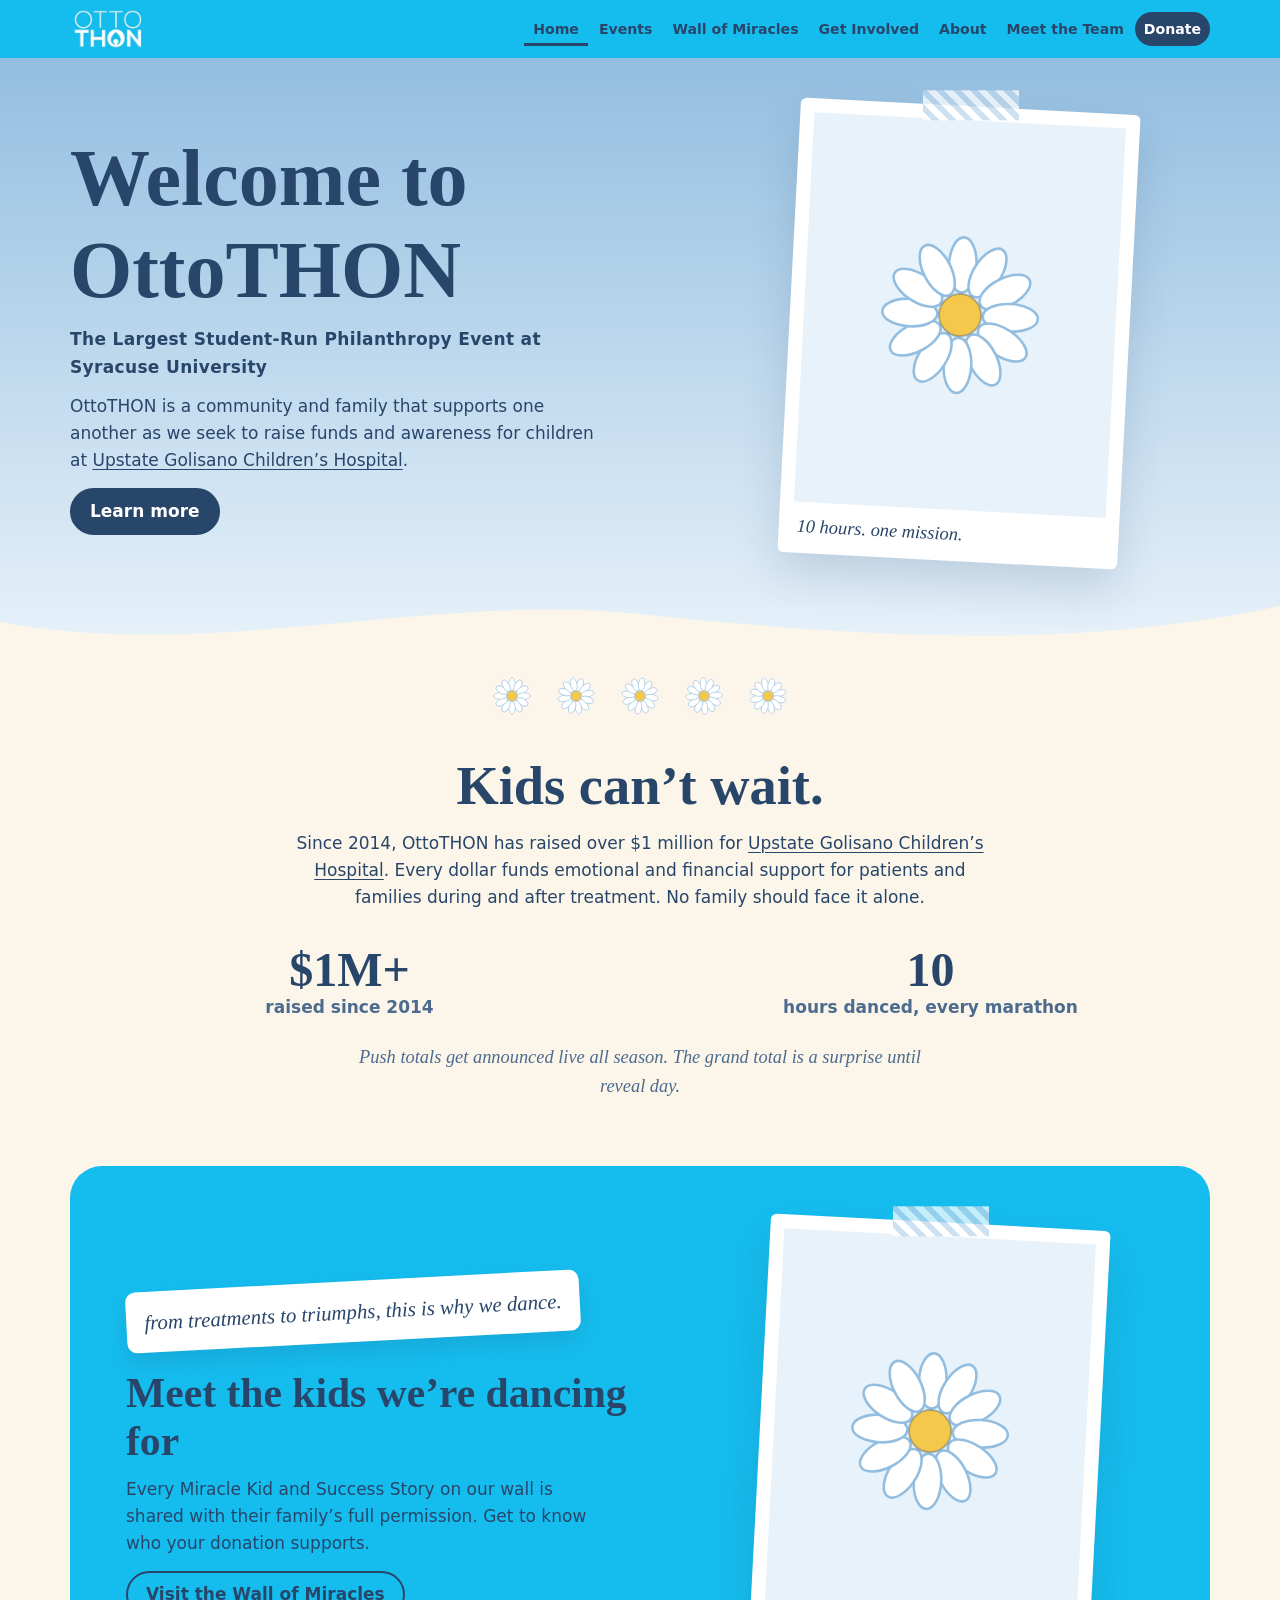
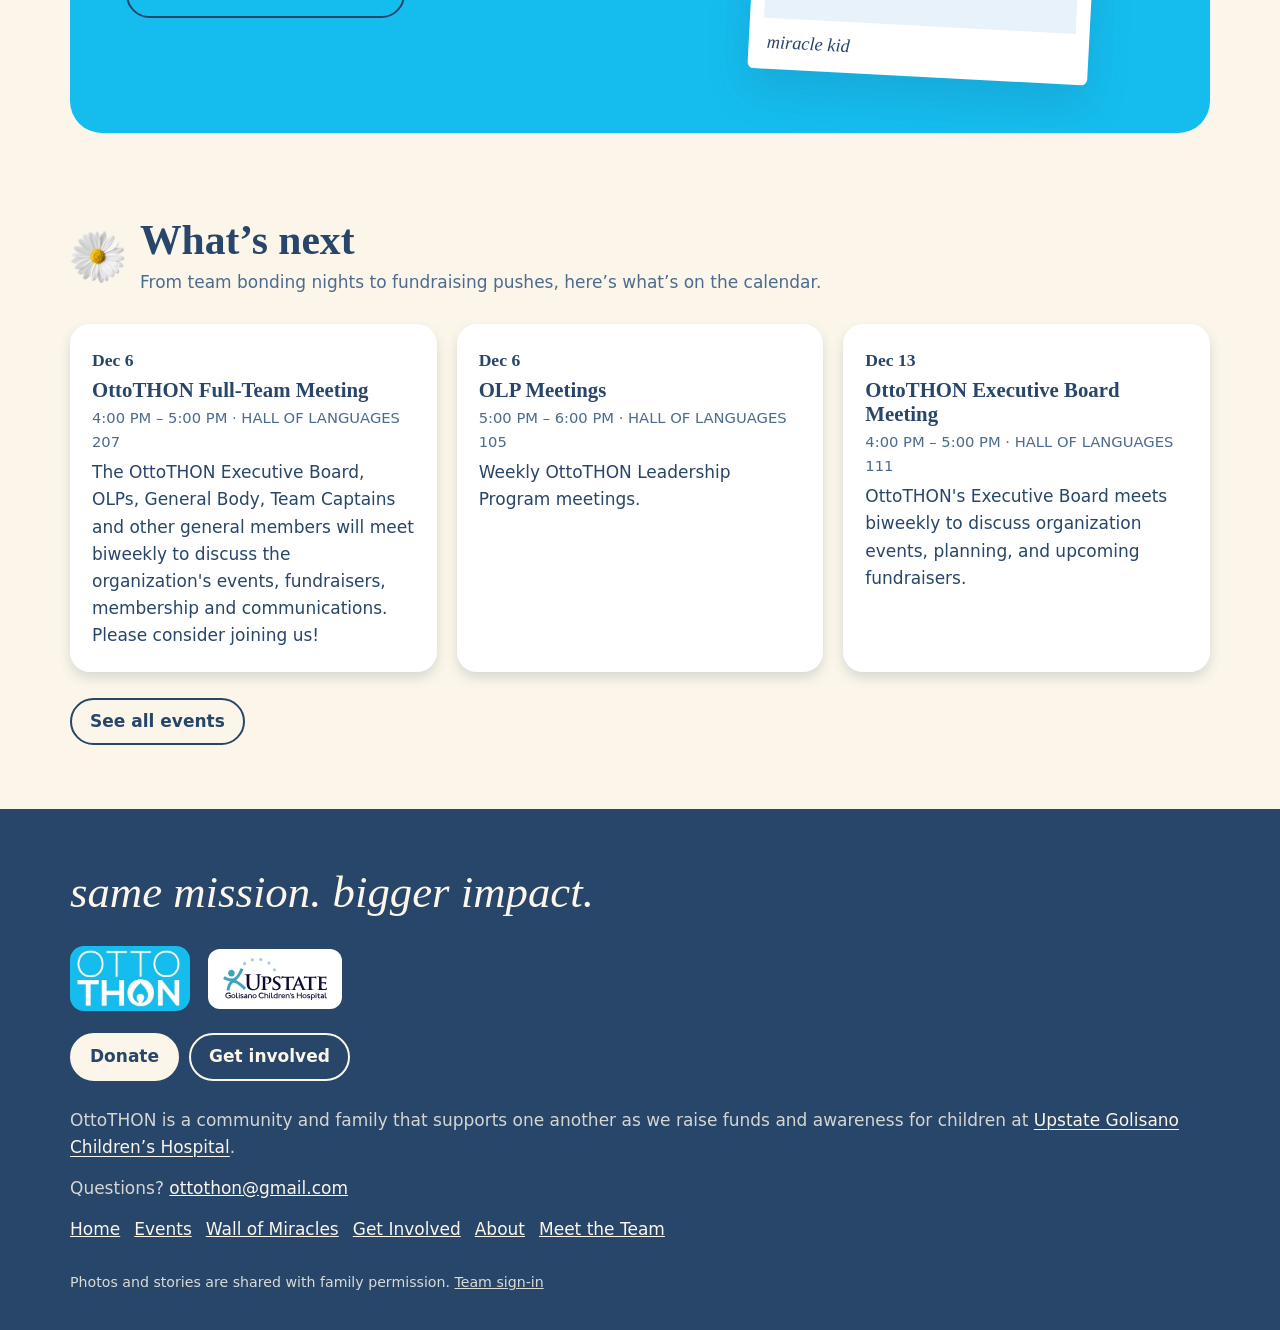
<file: index.html>
<!DOCTYPE html>
<html lang="en">
<head>
<meta charset="utf-8">
<meta name="viewport" content="width=device-width, initial-scale=1, viewport-fit=cover">
<title>OttoTHON</title>
<meta name="description" content="OttoTHON is the largest student-run philanthropy event at Syracuse University, benefiting Upstate Golisano Children’s Hospital.">
<meta http-equiv="Content-Security-Policy" content="default-src 'self'; img-src 'self' https:; style-src 'self' 'unsafe-inline'; script-src 'self'; connect-src 'self'; frame-src https://www.youtube-nocookie.com https://player.vimeo.com; object-src 'none'; base-uri 'self'; form-action 'none'">
<link rel="icon" href="assets/img/favicon.svg" type="image/svg+xml">
<link rel="stylesheet" href="assets/site.css">
<script src="assets/site.js" defer></script>
</head>
<body data-page="home">
<div id="app"><noscript><p style="max-width:40rem;margin:15vh auto;padding:0 20px;font-family:system-ui,sans-serif">This site needs JavaScript to show its content. Please turn it on, or email us at ottothon@gmail.com.</p></noscript></div>
</body>
</html>
</file>
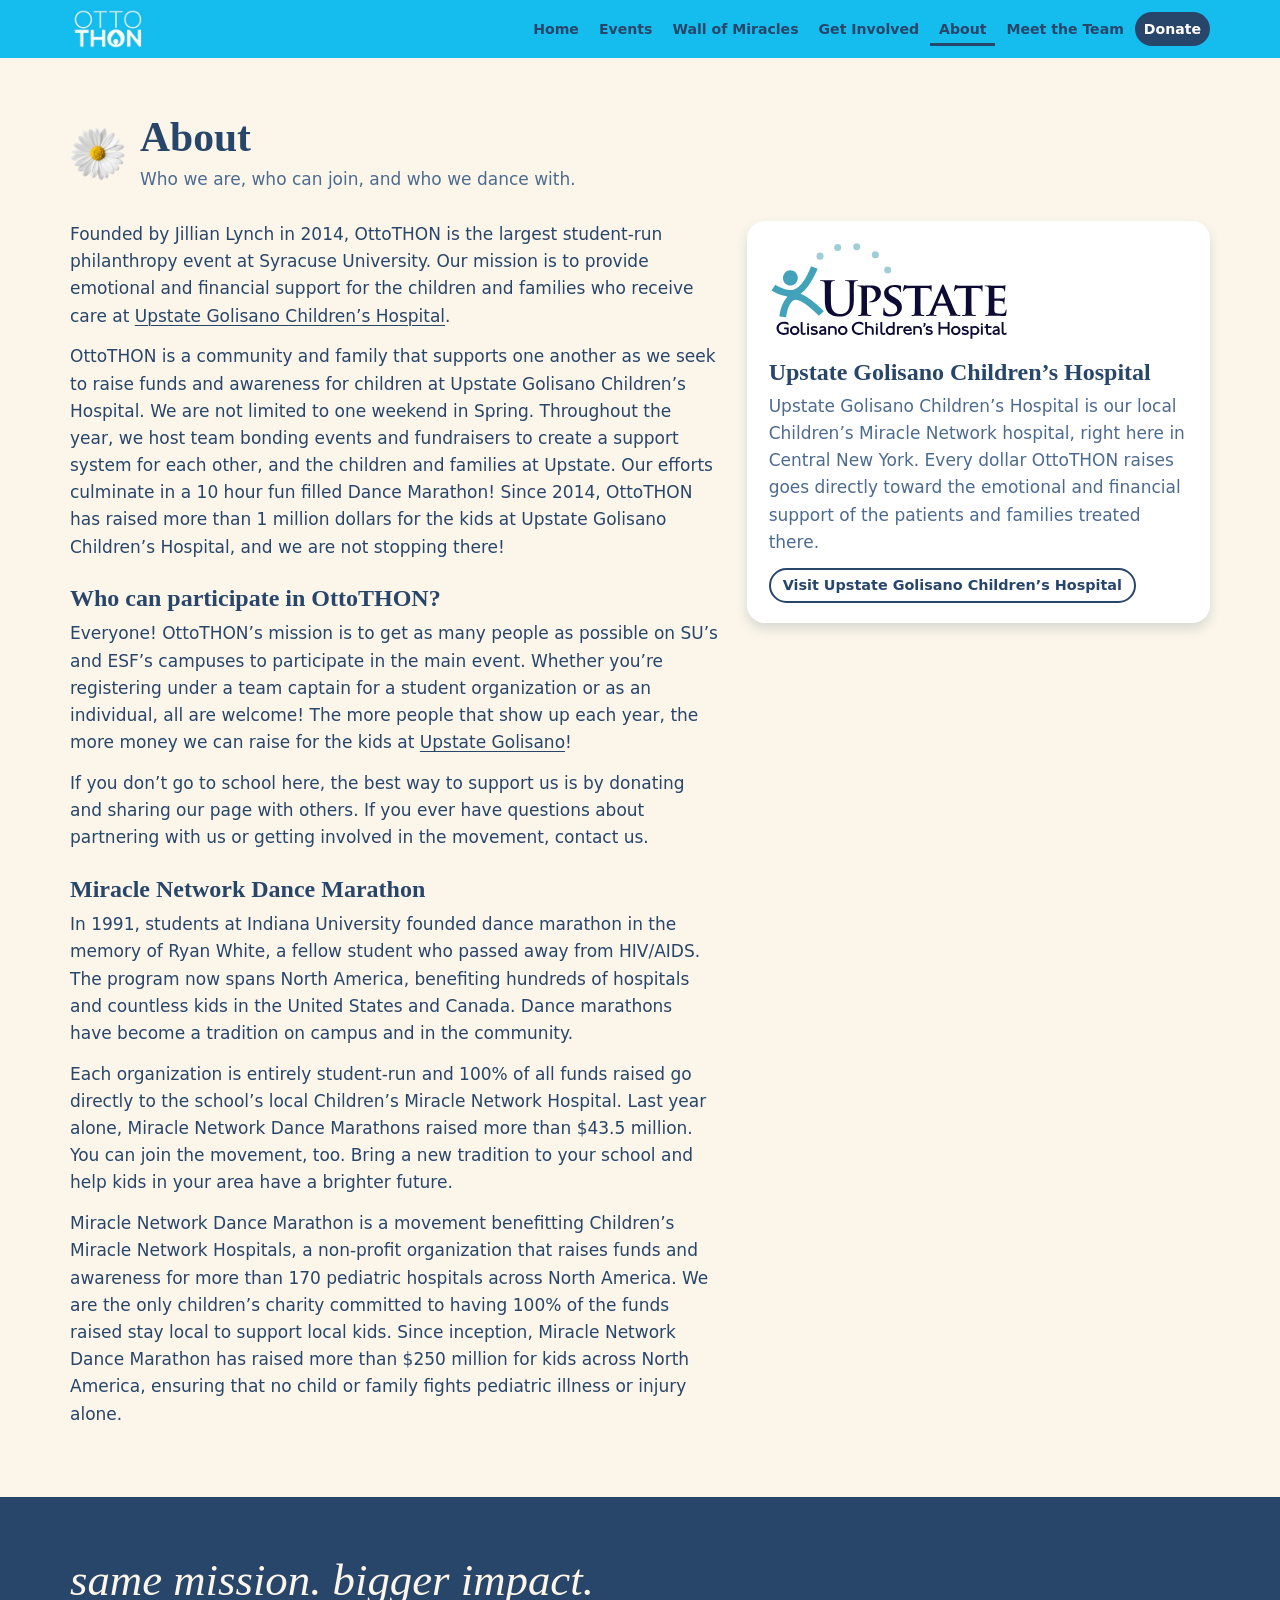
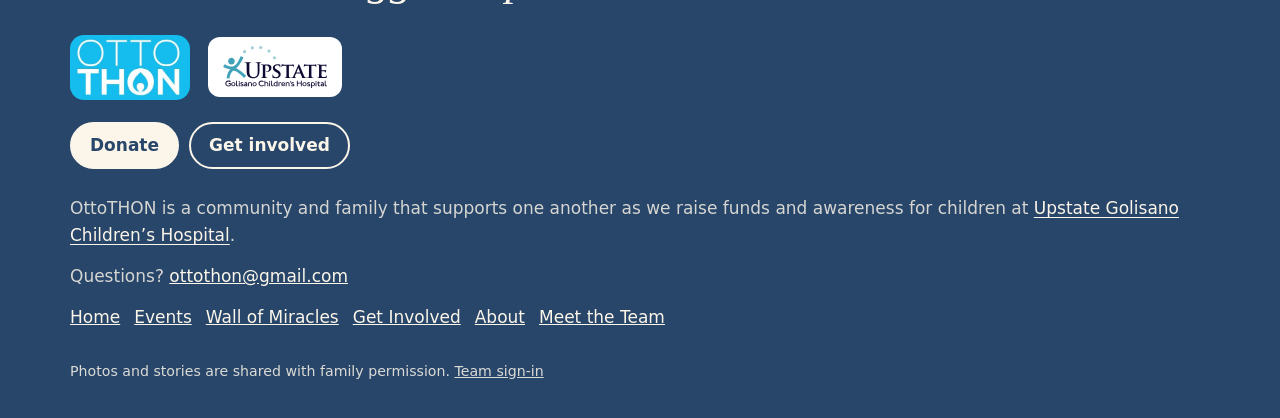
<file: about.html>
<!DOCTYPE html>
<html lang="en">
<head>
<meta charset="utf-8">
<meta name="viewport" content="width=device-width, initial-scale=1, viewport-fit=cover">
<title>About · OttoTHON</title>
<meta name="description" content="About OttoTHON, Miracle Network Dance Marathon, and Upstate Golisano Children’s Hospital.">
<meta http-equiv="Content-Security-Policy" content="default-src 'self'; img-src 'self' https:; style-src 'self' 'unsafe-inline'; script-src 'self'; connect-src 'self'; frame-src https://www.youtube-nocookie.com https://player.vimeo.com; object-src 'none'; base-uri 'self'; form-action 'none'">
<link rel="icon" href="assets/img/favicon.svg" type="image/svg+xml">
<link rel="stylesheet" href="assets/site.css">
<script src="assets/site.js" defer></script>
</head>
<body data-page="about">
<div id="app"><noscript><p style="max-width:40rem;margin:15vh auto;padding:0 20px;font-family:system-ui,sans-serif">This site needs JavaScript to show its content. Please turn it on, or email us at ottothon@gmail.com.</p></noscript></div>
</body>
</html>
</file>
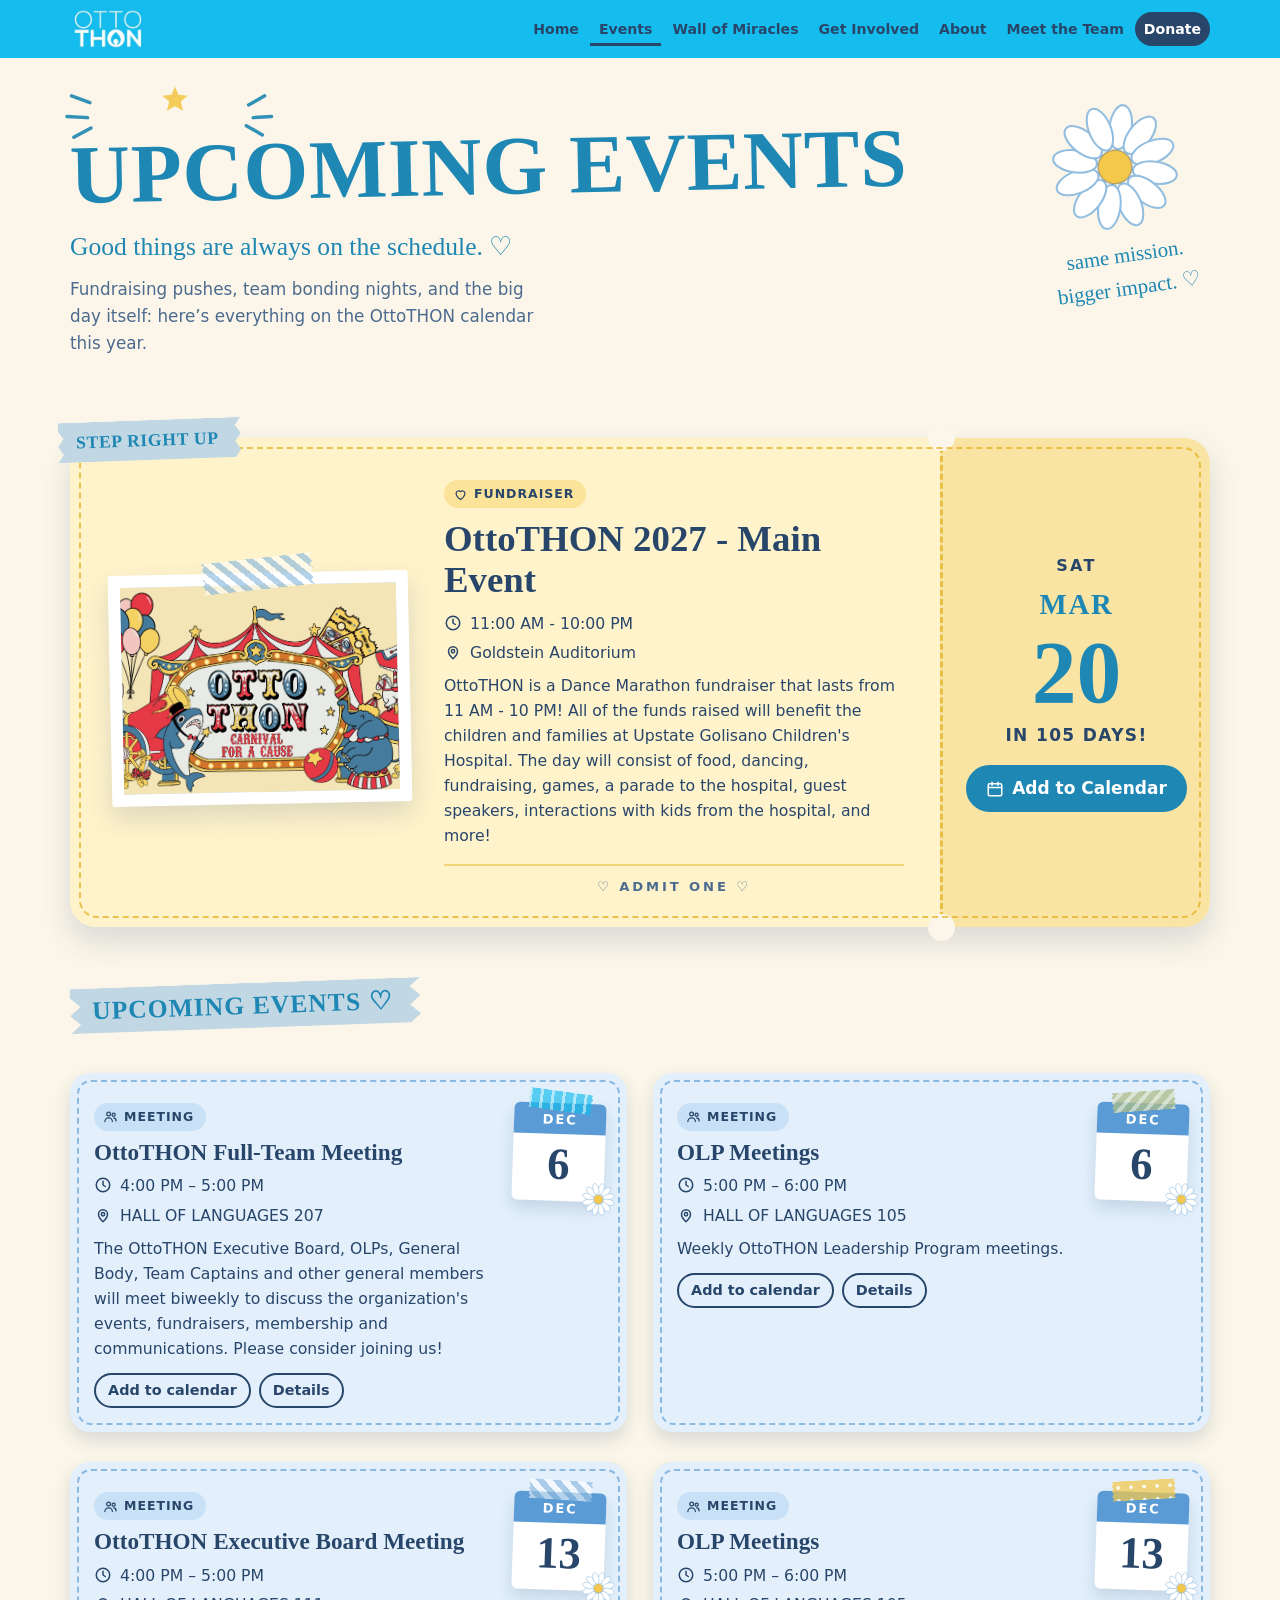
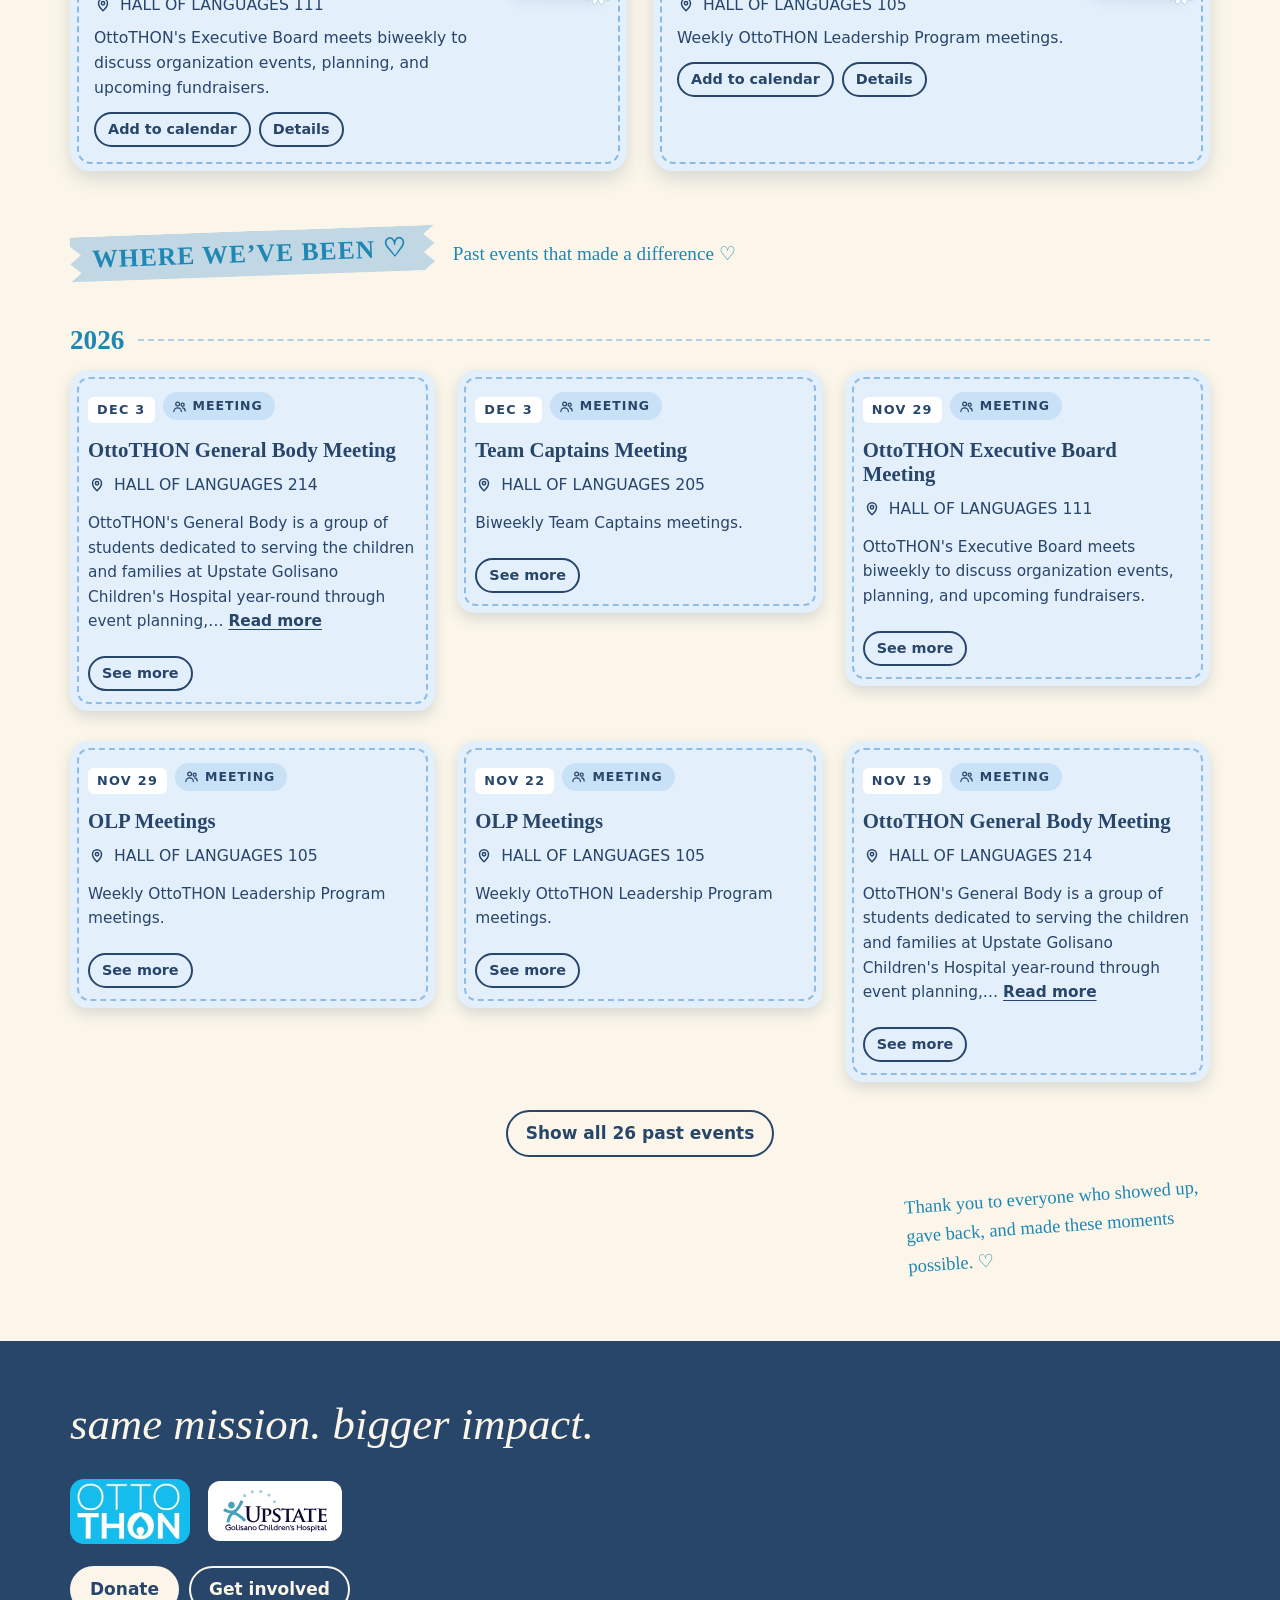
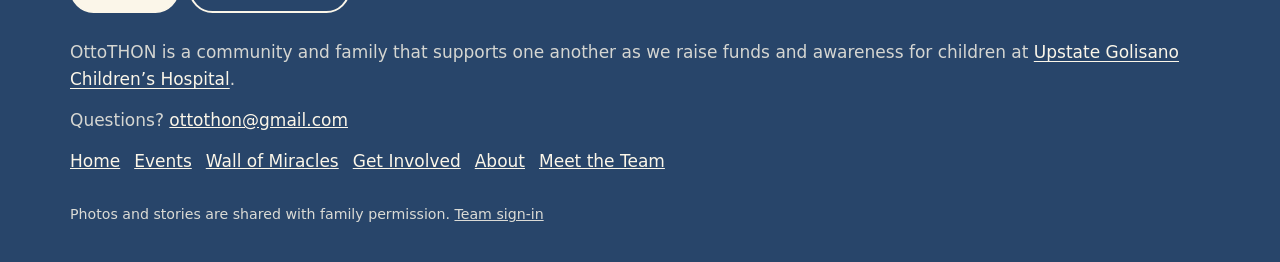
<file: events.html>
<!DOCTYPE html>
<html lang="en">
<head>
<meta charset="utf-8">
<meta name="viewport" content="width=device-width, initial-scale=1, viewport-fit=cover">
<title>Events · OttoTHON</title>
<meta name="description" content="Upcoming and past OttoTHON events, and the main event.">
<meta http-equiv="Content-Security-Policy" content="default-src 'self'; img-src 'self' https:; style-src 'self' 'unsafe-inline'; script-src 'self'; connect-src 'self'; frame-src https://www.youtube-nocookie.com https://player.vimeo.com; object-src 'none'; base-uri 'self'; form-action 'none'">
<link rel="icon" href="assets/img/favicon.svg" type="image/svg+xml">
<link rel="stylesheet" href="assets/site.css">
<script src="assets/site.js" defer></script>
</head>
<body data-page="events">
<div id="app"><noscript><p style="max-width:40rem;margin:15vh auto;padding:0 20px;font-family:system-ui,sans-serif">This site needs JavaScript to show its content. Please turn it on, or email us at ottothon@gmail.com.</p></noscript></div>
</body>
</html>
</file>
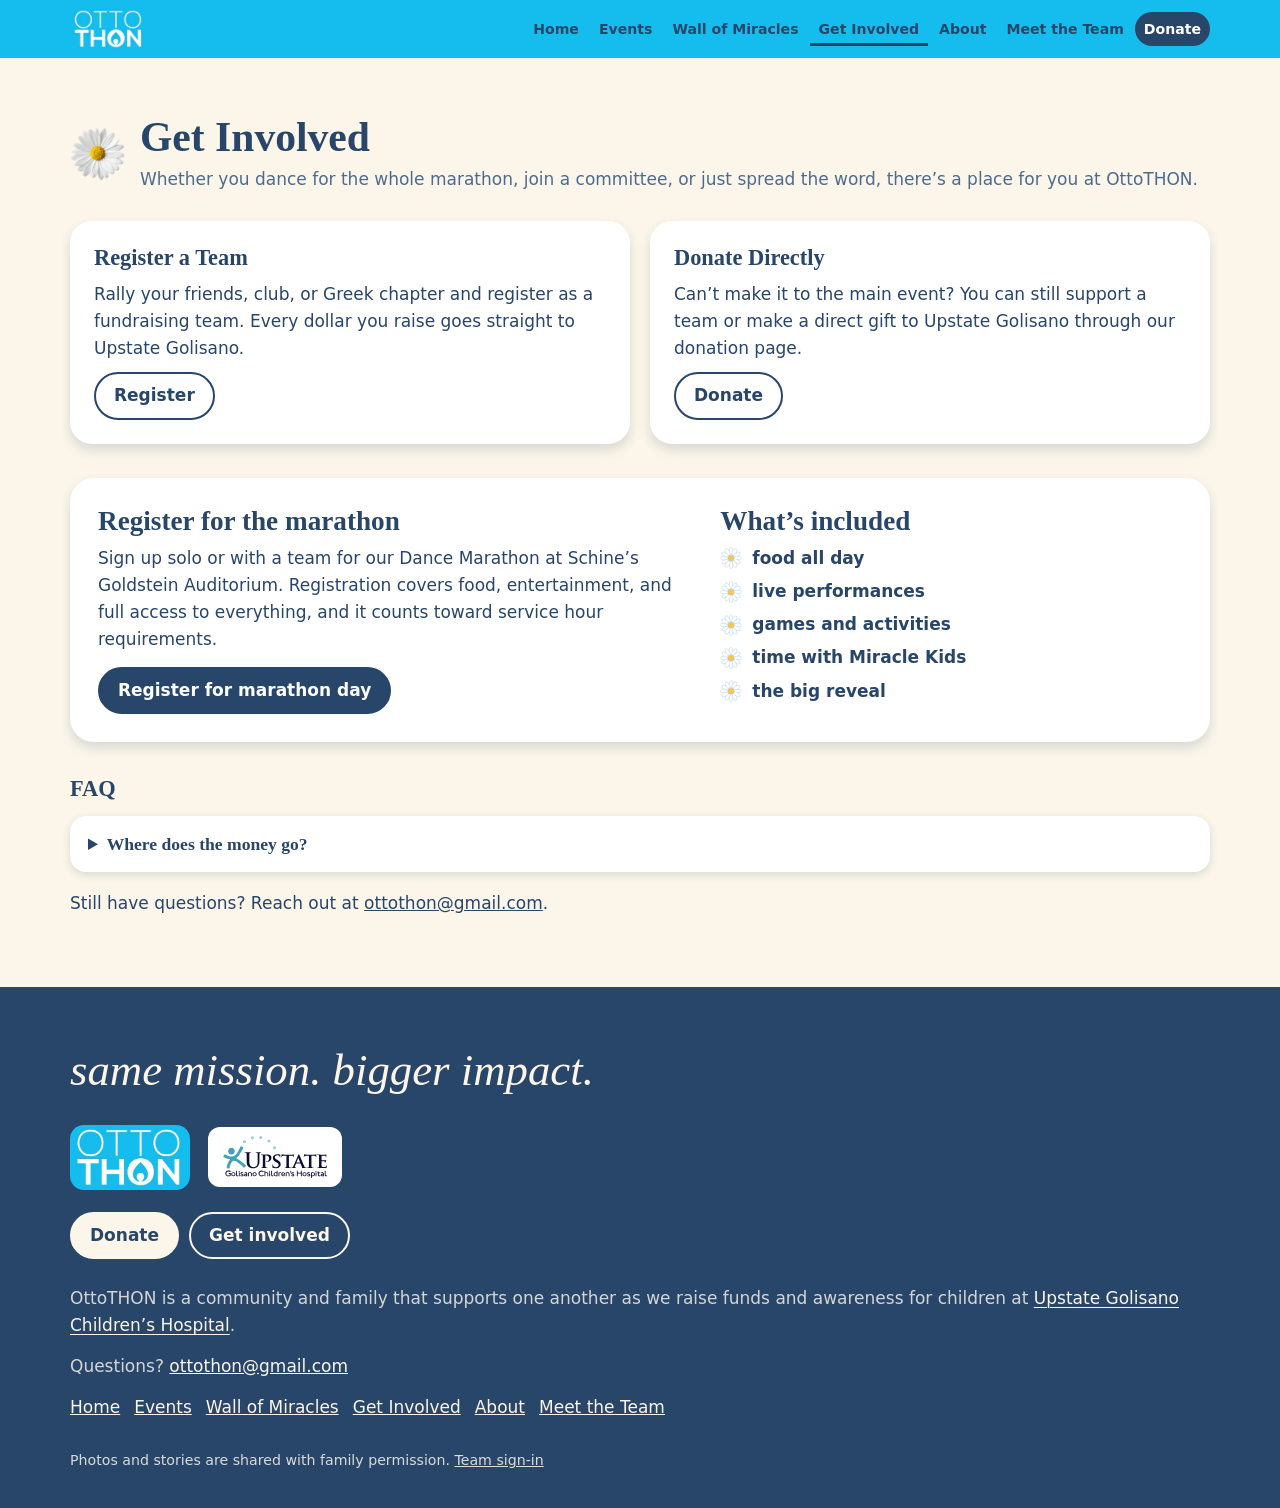
<file: get-involved.html>
<!DOCTYPE html>
<html lang="en">
<head>
<meta charset="utf-8">
<meta name="viewport" content="width=device-width, initial-scale=1, viewport-fit=cover">
<title>Get involved · OttoTHON</title>
<meta name="description" content="Register a team, join a committee, or donate to OttoTHON.">
<meta http-equiv="Content-Security-Policy" content="default-src 'self'; img-src 'self' https:; style-src 'self' 'unsafe-inline'; script-src 'self'; connect-src 'self'; frame-src https://www.youtube-nocookie.com https://player.vimeo.com; object-src 'none'; base-uri 'self'; form-action 'none'">
<link rel="icon" href="assets/img/favicon.svg" type="image/svg+xml">
<link rel="stylesheet" href="assets/site.css">
<script src="assets/site.js" defer></script>
</head>
<body data-page="involve">
<div id="app"><noscript><p style="max-width:40rem;margin:15vh auto;padding:0 20px;font-family:system-ui,sans-serif">This site needs JavaScript to show its content. Please turn it on, or email us at ottothon@gmail.com.</p></noscript></div>
</body>
</html>
</file>
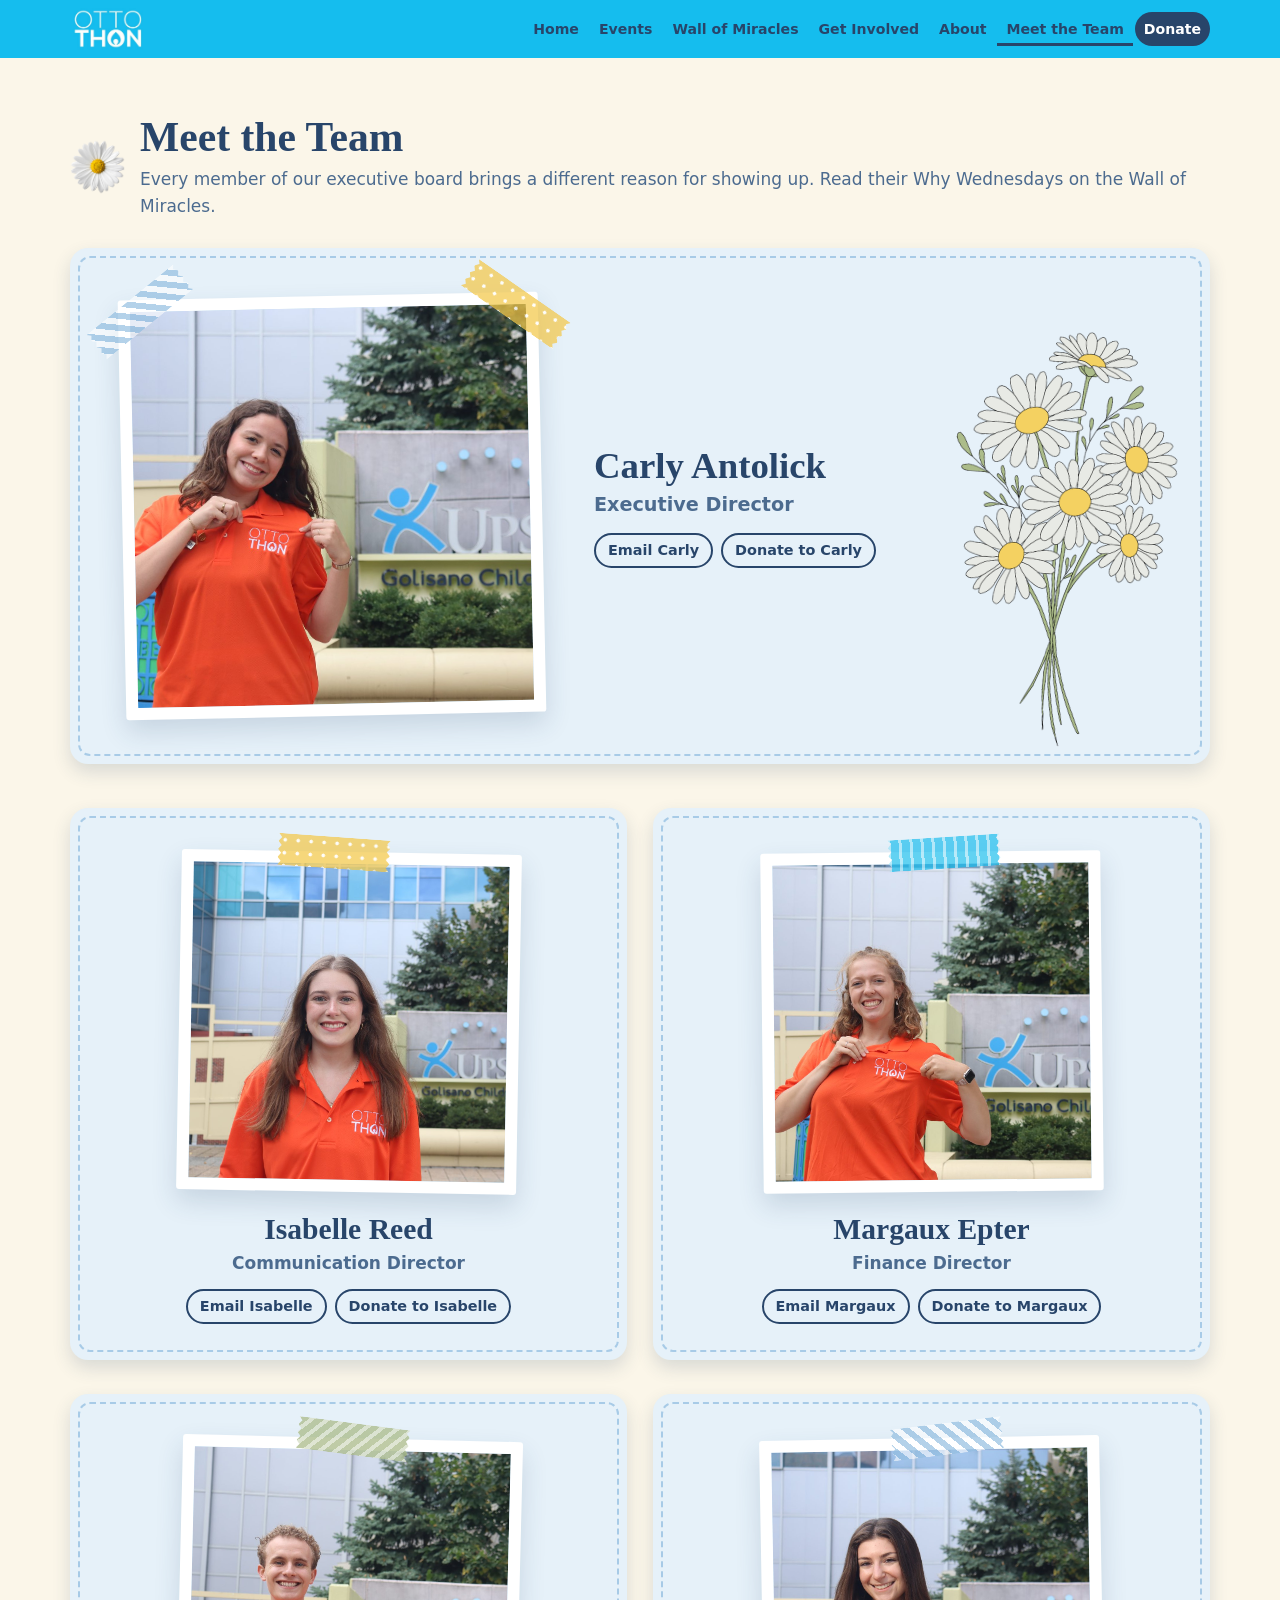
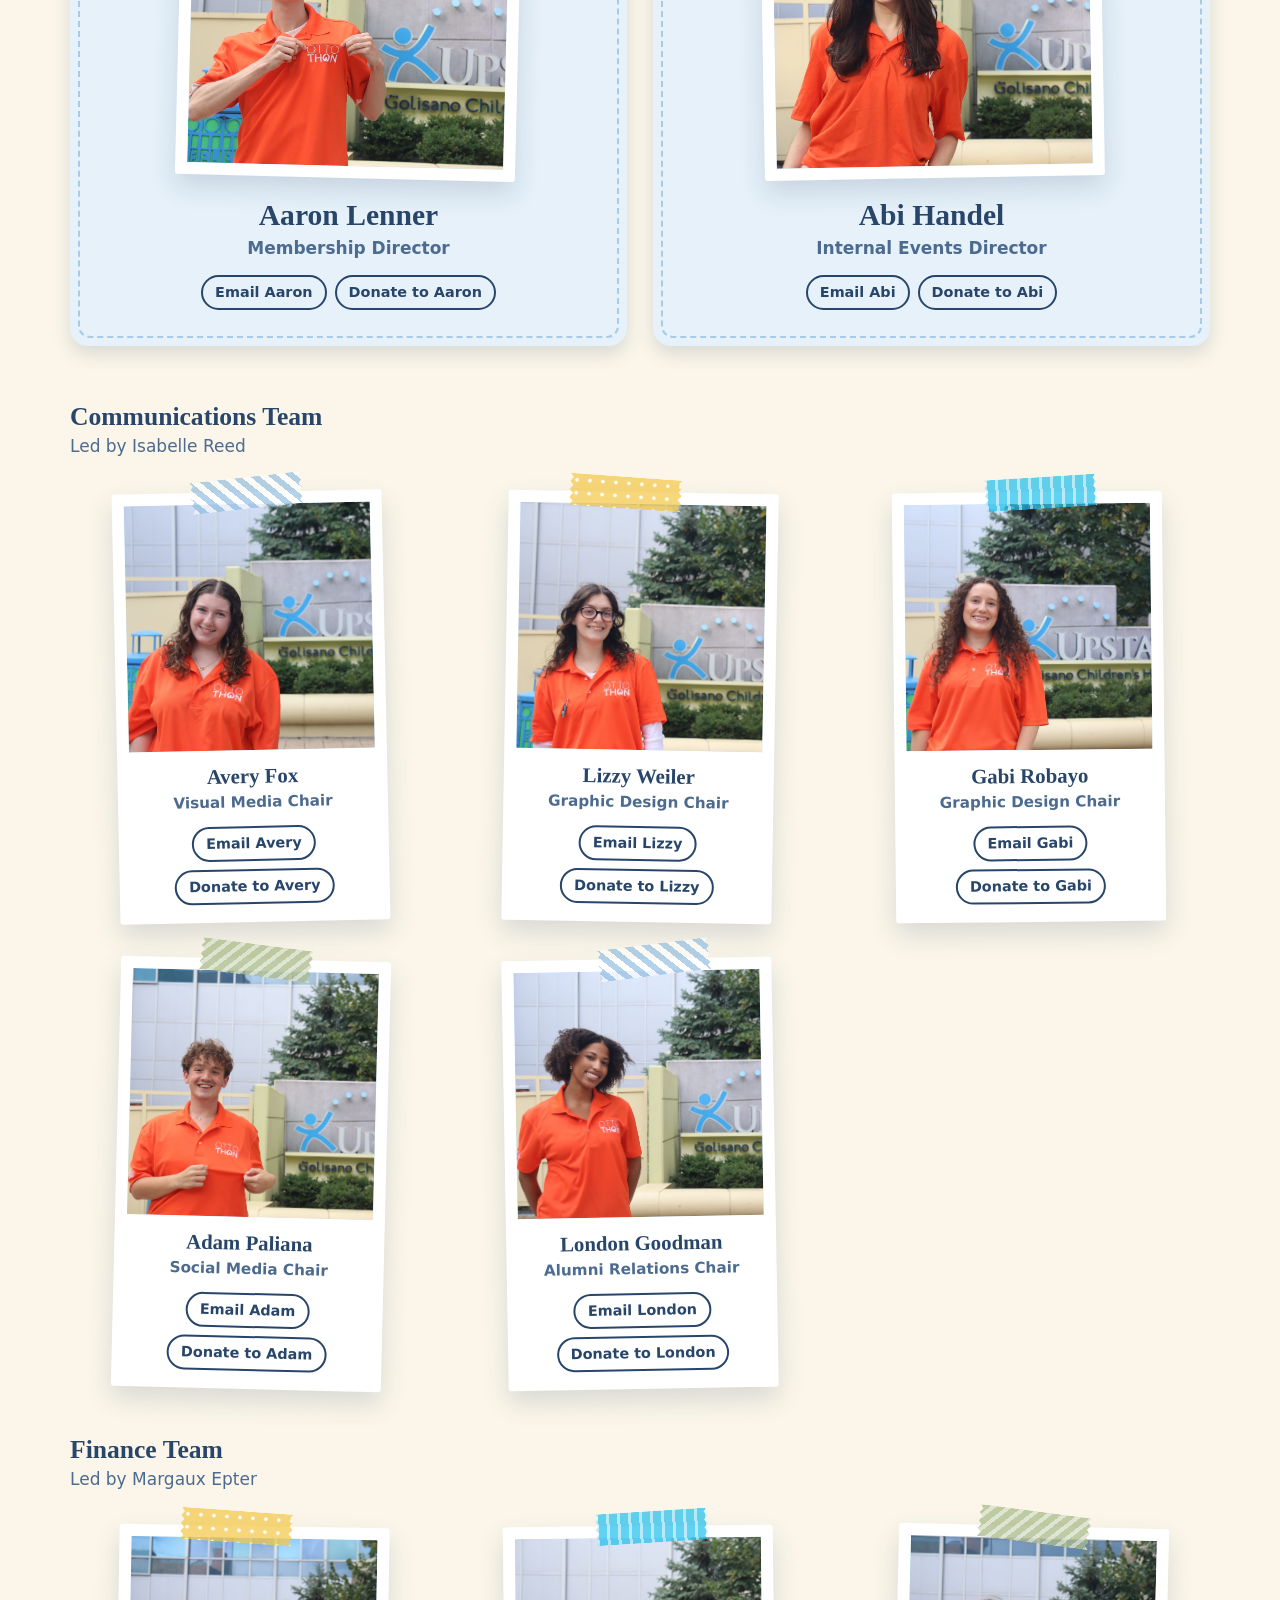
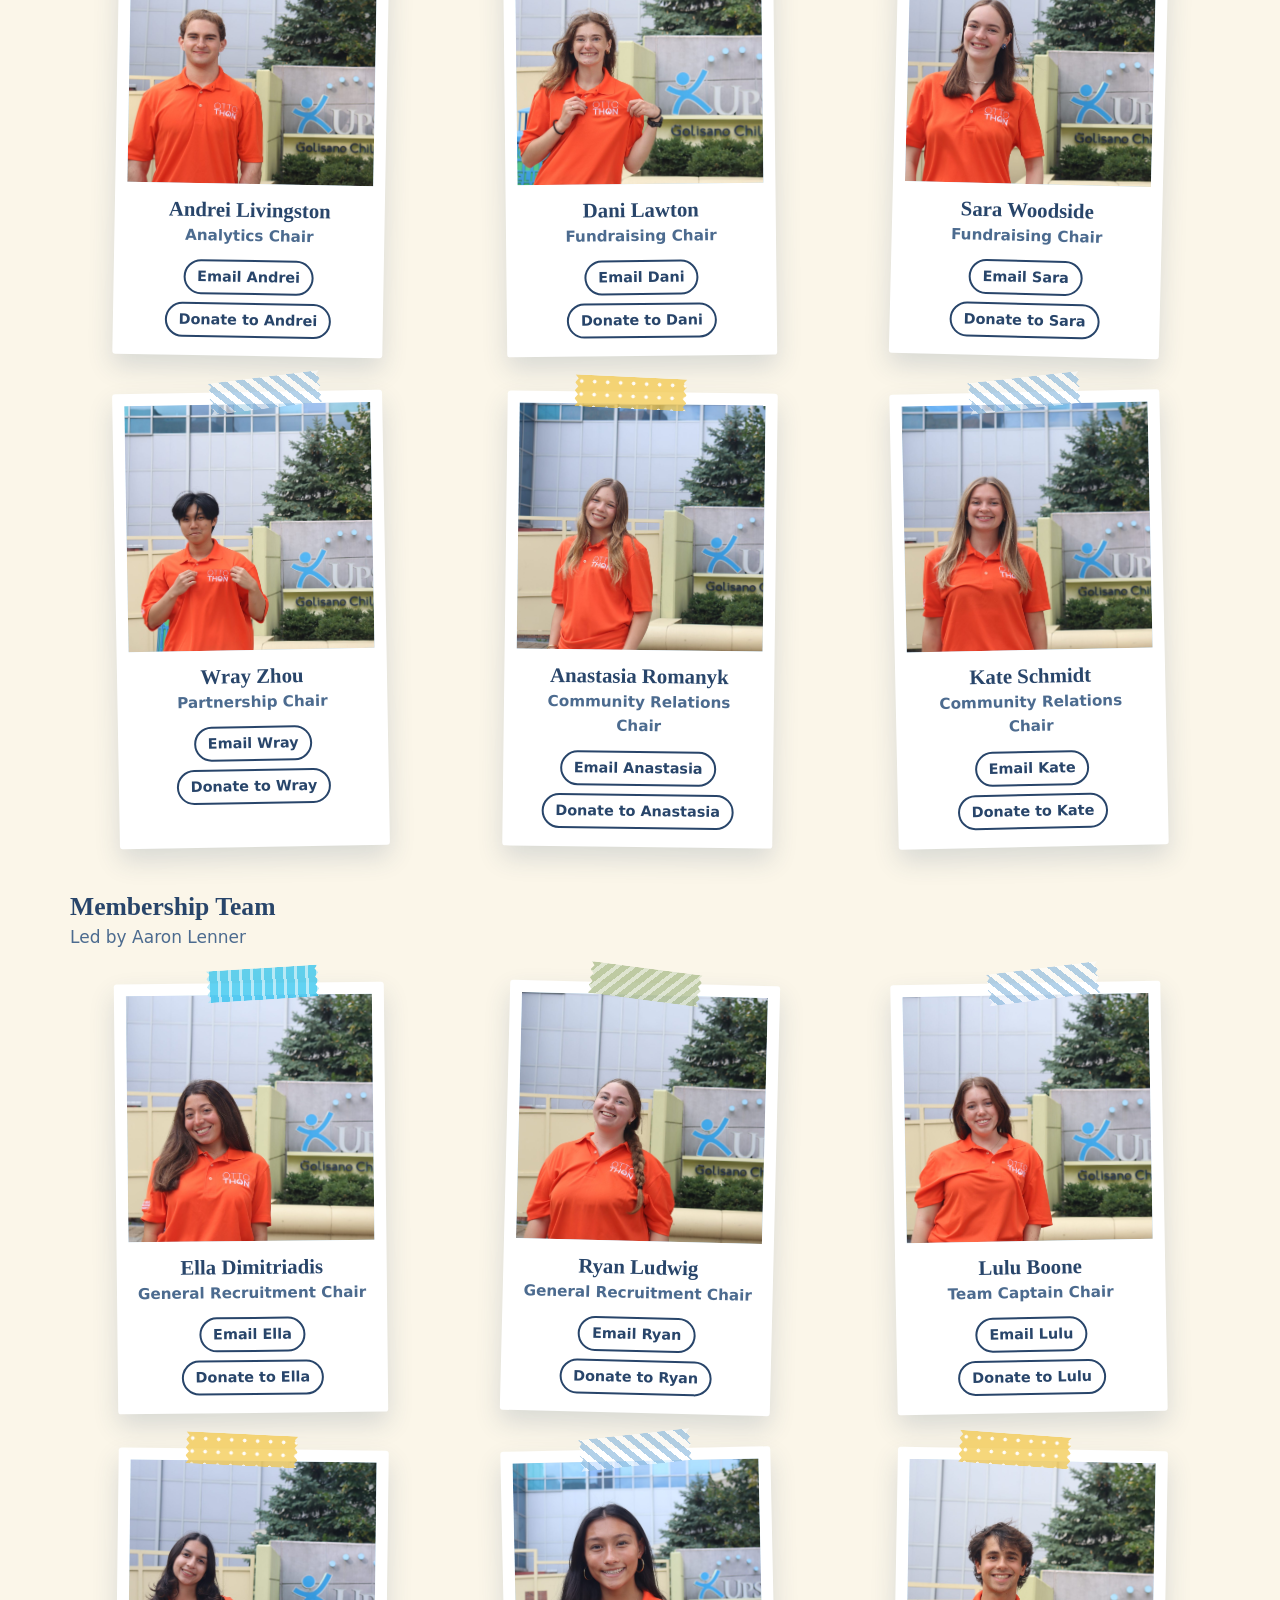
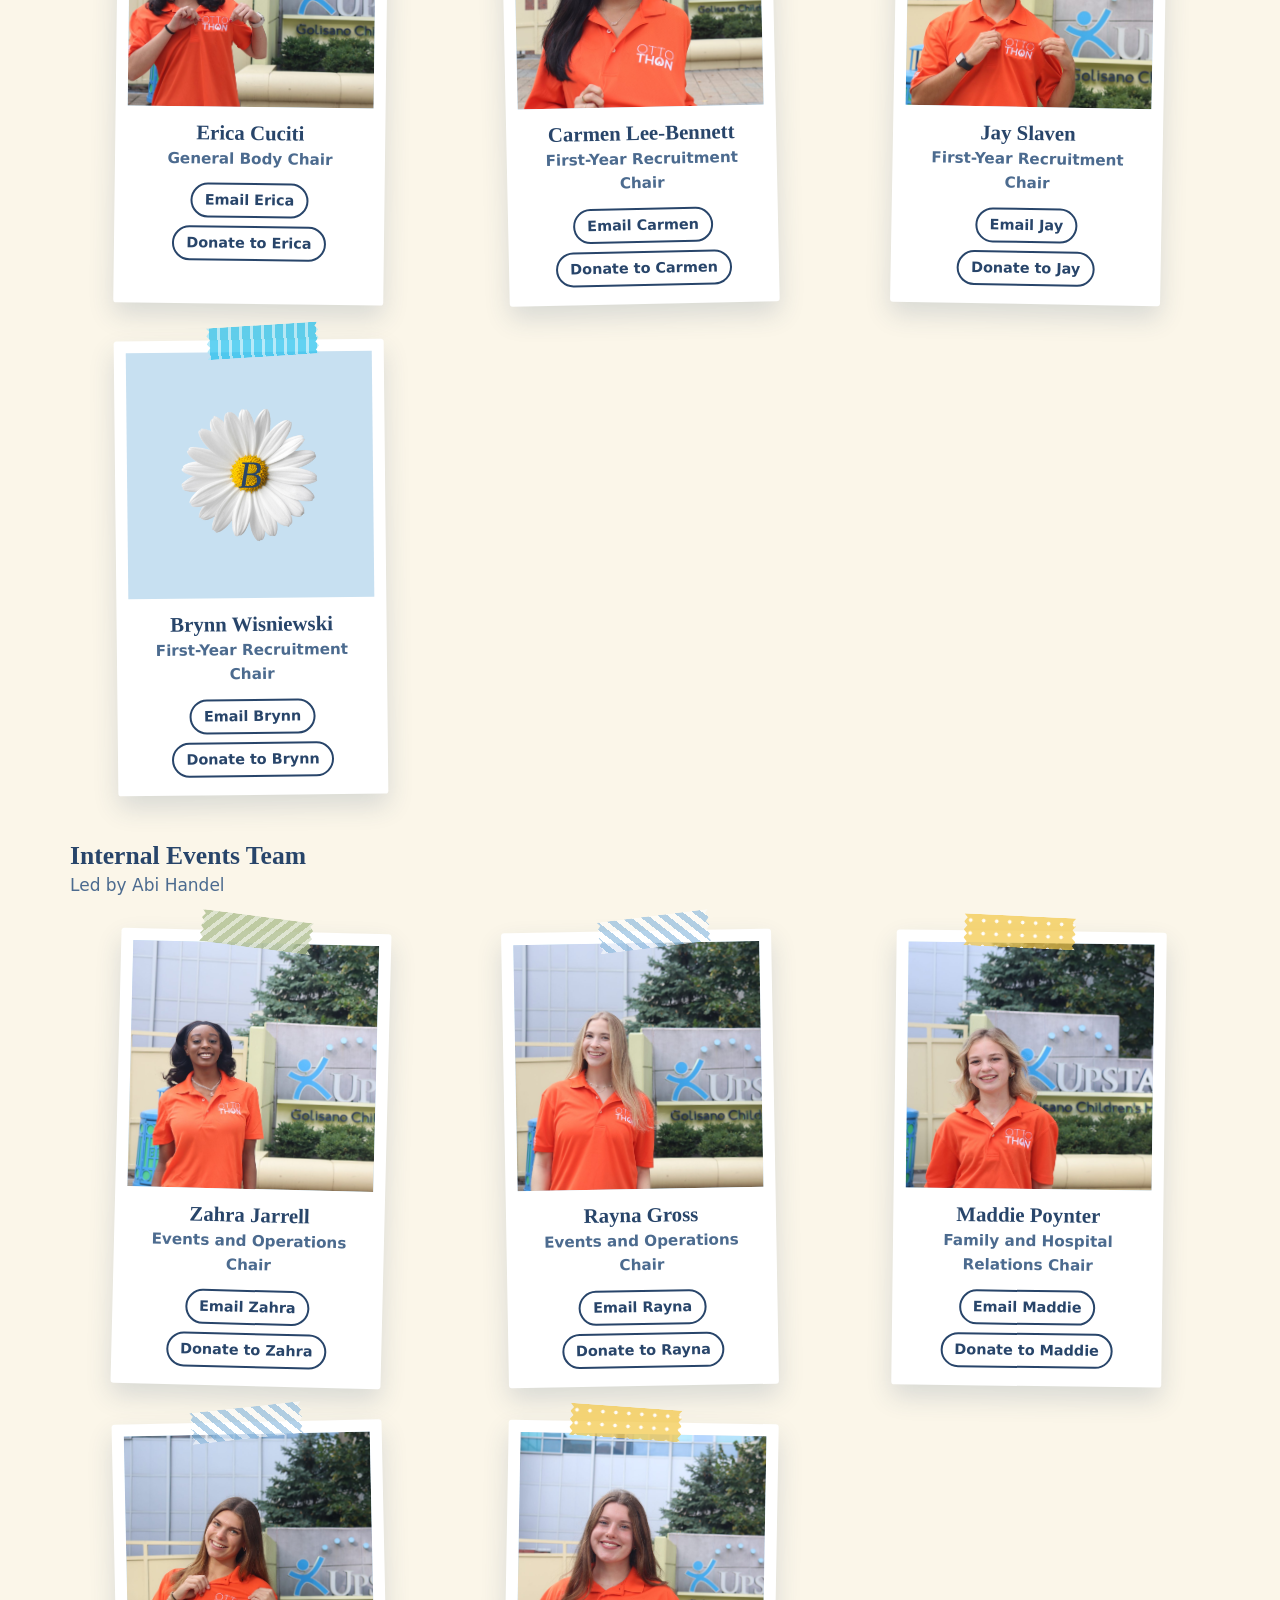
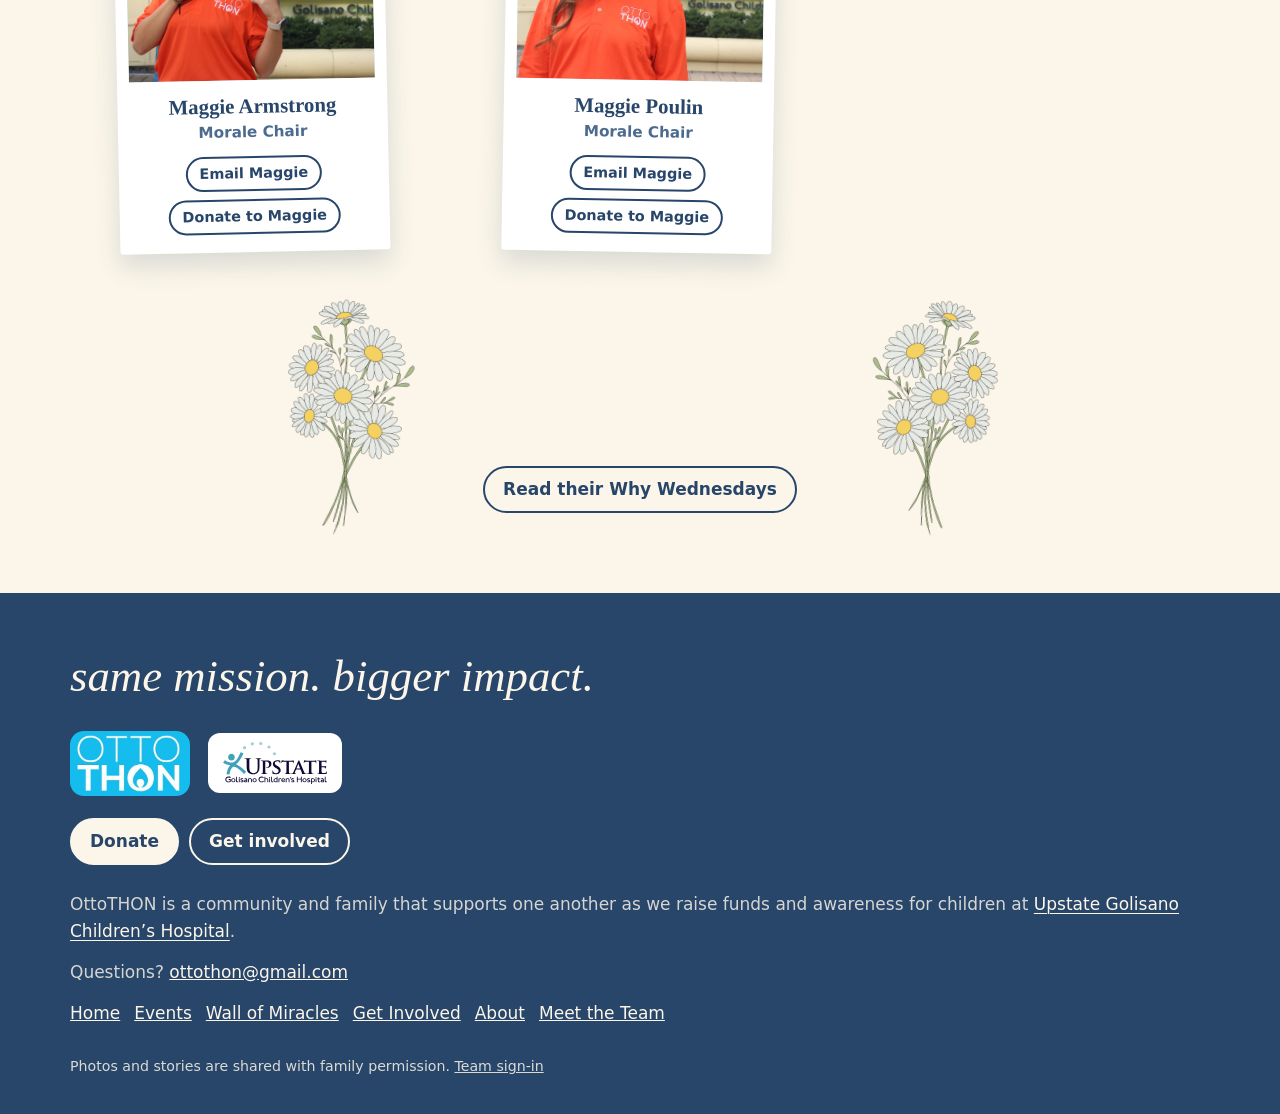
<file: meet-the-team.html>
<!DOCTYPE html>
<html lang="en">
<head>
<meta charset="utf-8">
<meta name="viewport" content="width=device-width, initial-scale=1, viewport-fit=cover">
<title>Meet the team · OttoTHON</title>
<meta name="description" content="The OttoTHON executive board.">
<meta http-equiv="Content-Security-Policy" content="default-src 'self'; img-src 'self' https:; style-src 'self' 'unsafe-inline'; script-src 'self'; connect-src 'self'; frame-src https://www.youtube-nocookie.com https://player.vimeo.com; object-src 'none'; base-uri 'self'; form-action 'none'">
<link rel="icon" href="assets/img/favicon.svg" type="image/svg+xml">
<link rel="stylesheet" href="assets/site.css">
<script src="assets/site.js" defer></script>
</head>
<body data-page="board">
<div id="app"><noscript><p style="max-width:40rem;margin:15vh auto;padding:0 20px;font-family:system-ui,sans-serif">This site needs JavaScript to show its content. Please turn it on, or email us at ottothon@gmail.com.</p></noscript></div>
</body>
</html>
</file>
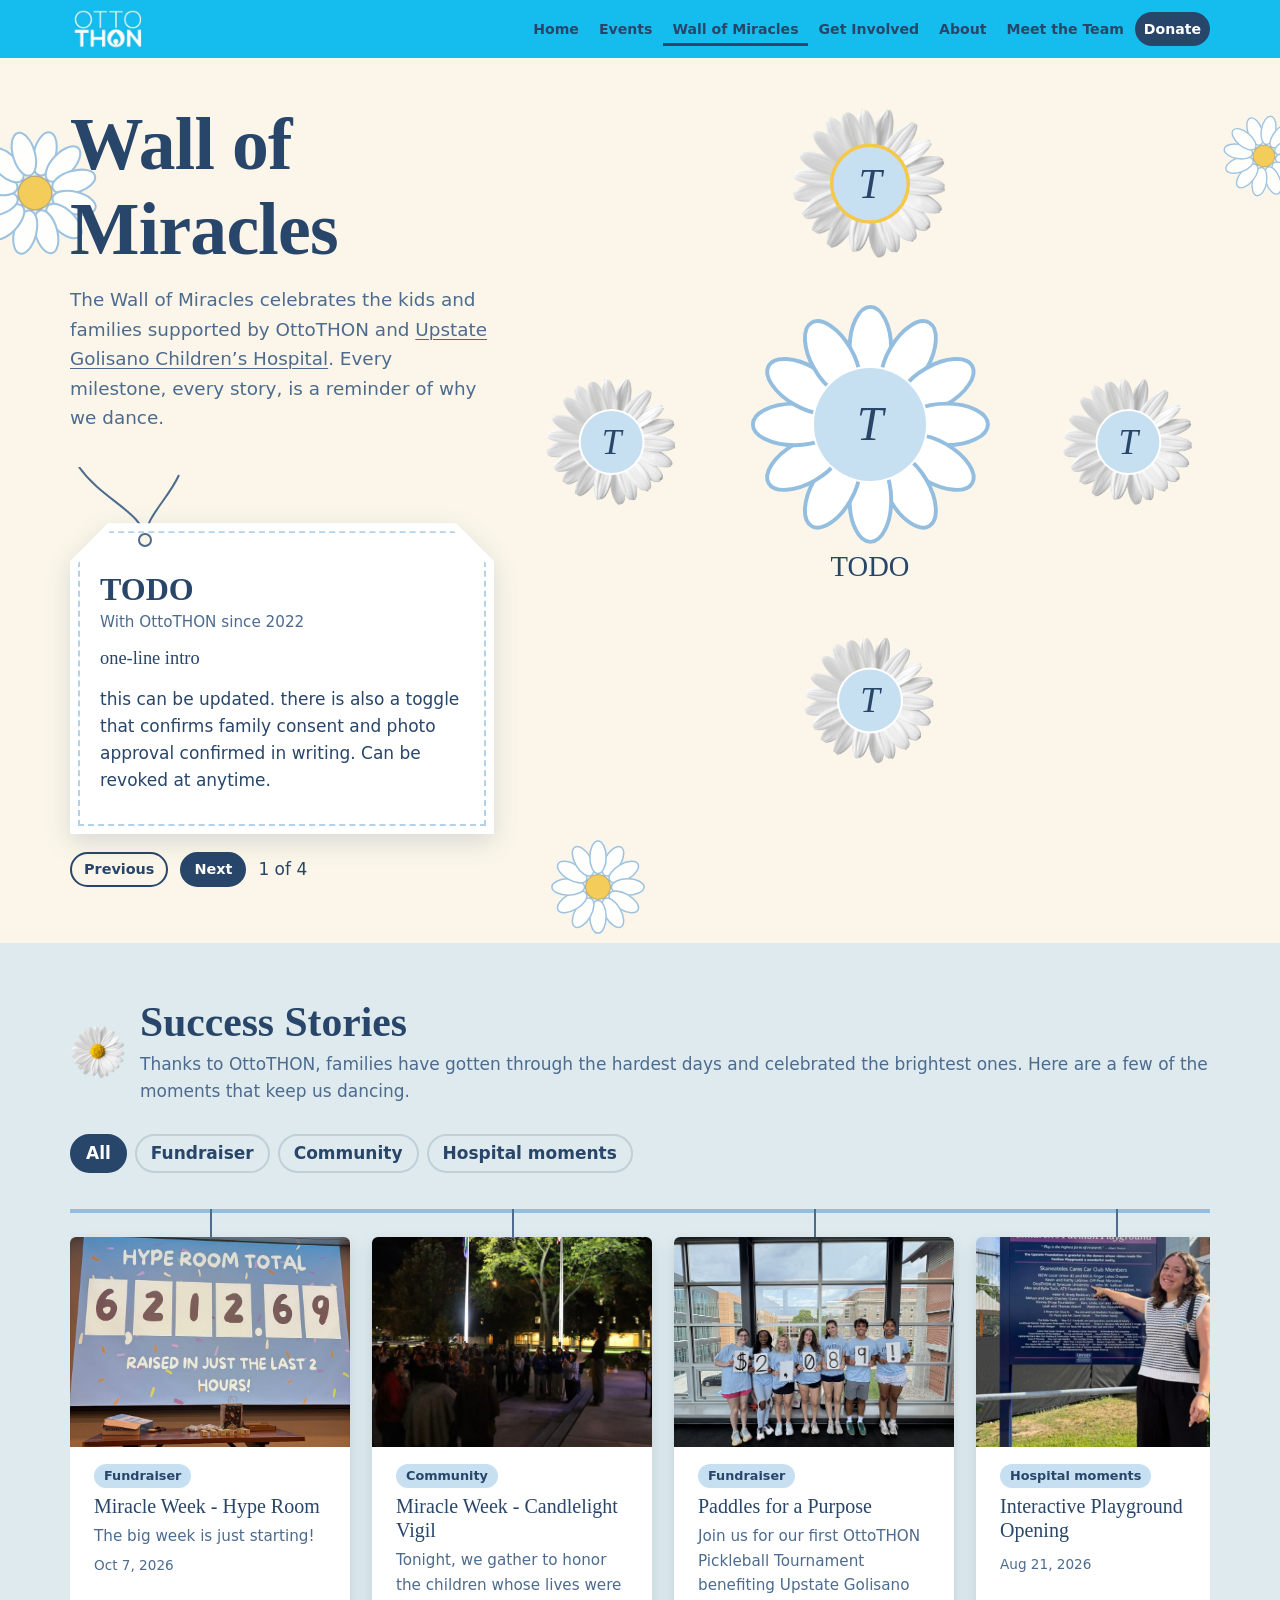
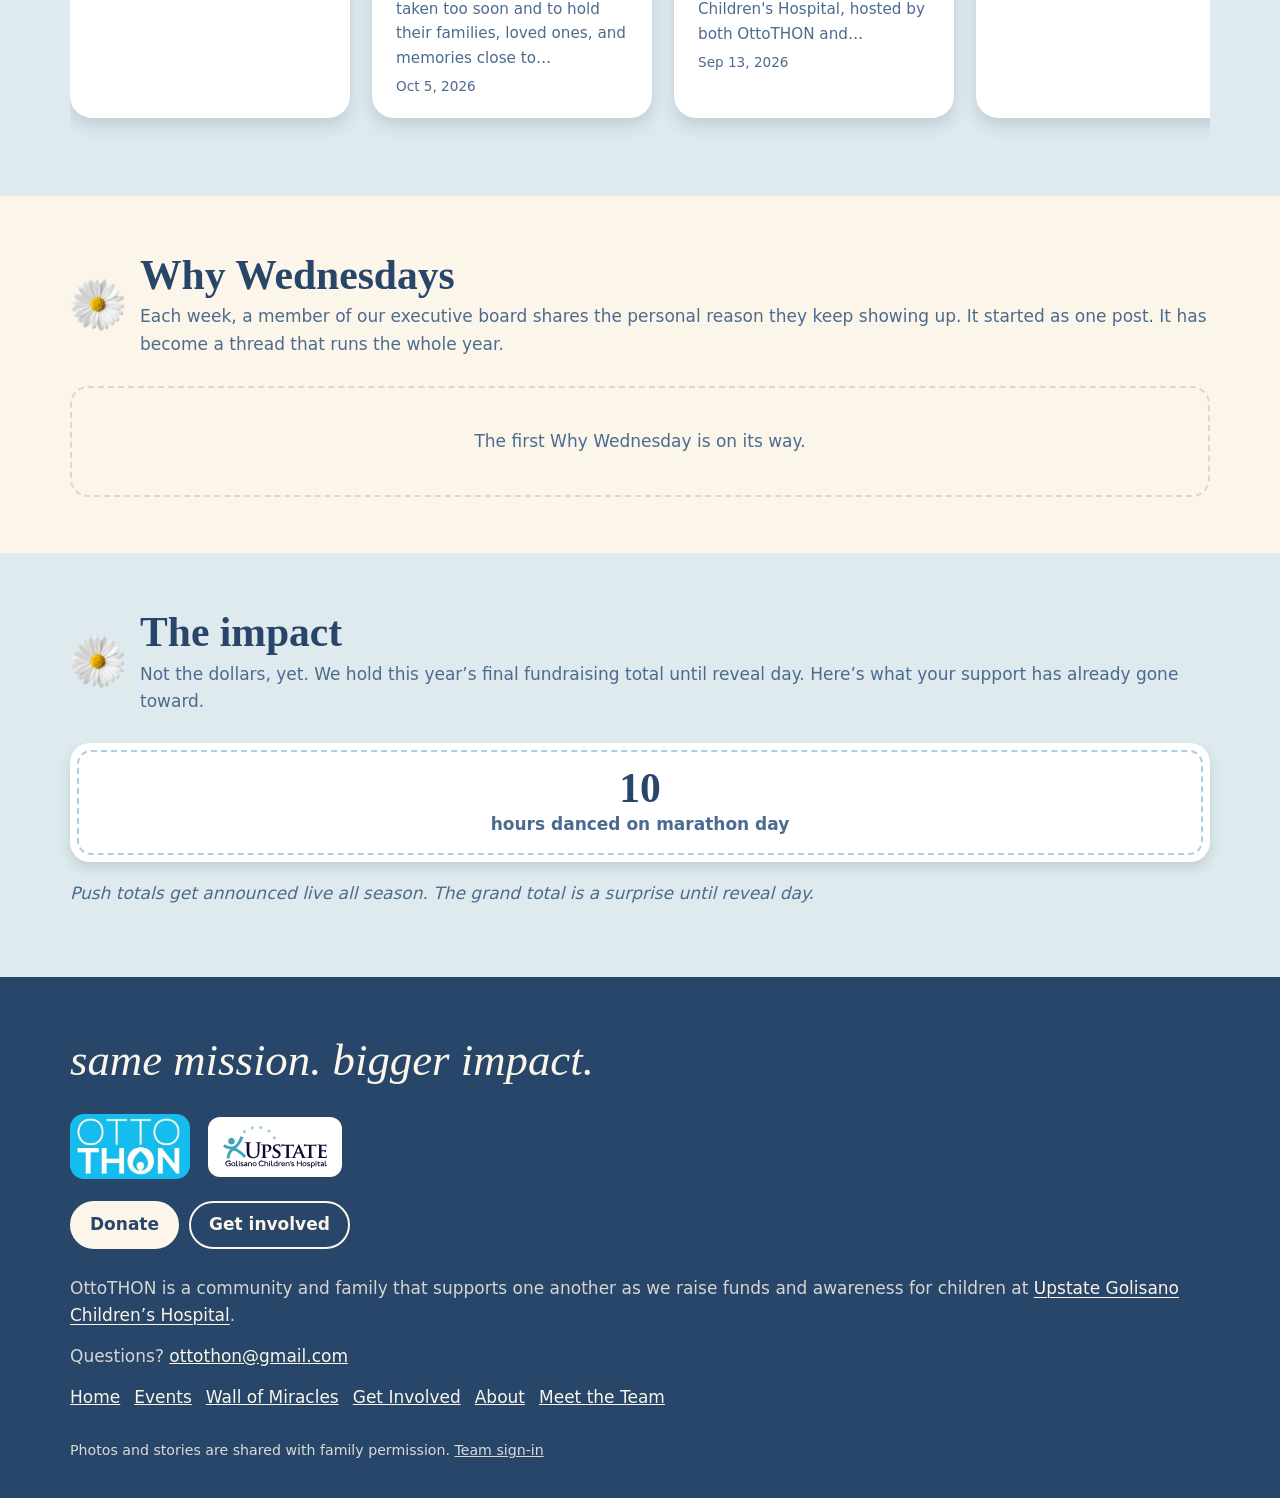
<file: wall-of-miracles.html>
<!DOCTYPE html>
<html lang="en">
<head>
<meta charset="utf-8">
<meta name="viewport" content="width=device-width, initial-scale=1, viewport-fit=cover">
<title>Wall of Miracles · OttoTHON</title>
<meta name="description" content="The kids and families supported by OttoTHON and Upstate Golisano Children’s Hospital.">
<meta http-equiv="Content-Security-Policy" content="default-src 'self'; img-src 'self' https:; style-src 'self' 'unsafe-inline'; script-src 'self'; connect-src 'self'; frame-src https://www.youtube-nocookie.com https://player.vimeo.com; object-src 'none'; base-uri 'self'; form-action 'none'">
<link rel="icon" href="assets/img/favicon.svg" type="image/svg+xml">
<link rel="stylesheet" href="assets/site.css">
<script src="assets/site.js" defer></script>
</head>
<body data-page="wall">
<div id="app"><noscript><p style="max-width:40rem;margin:15vh auto;padding:0 20px;font-family:system-ui,sans-serif">This site needs JavaScript to show its content. Please turn it on, or email us at ottothon@gmail.com.</p></noscript></div>
</body>
</html>
</file>
<file: assets/site.css>
/* OttoTHON site styles. Colors and fonts come from content/settings.json (Appearance in the admin). */
:root{box-sizing:border-box;padding-top:env(safe-area-inset-top,0px);padding-bottom:env(safe-area-inset-bottom,0px);
  --line:color-mix(in srgb,var(--ink) 16%,transparent);--shadow:color-mix(in srgb,var(--ink) 16%,transparent)}
html{scroll-behavior:smooth;scroll-padding-top:calc(76px + env(safe-area-inset-top,0px))}
*,*::before,*::after{box-sizing:inherit}
body{margin:0;background:var(--bg);color:var(--ink);font-family:var(--body);line-height:1.6;font-size:17px;-webkit-text-size-adjust:100%}
h1,h2,h3,h4{font-family:var(--display);line-height:1.15;margin:0;color:var(--ink)}
p{margin:0 0 .8em}
img{max-width:100%;display:block}
button,input,select,textarea{font:inherit;color:inherit}
a{color:inherit}
:focus-visible{outline:3px solid var(--ink);outline-offset:3px;border-radius:6px}
.sr-only{position:absolute;width:1px;height:1px;overflow:hidden;clip:rect(0 0 0 0);white-space:nowrap}
.daisy{display:block;width:100%;height:100%}

/* ---------- buttons & chips ---------- */
.btn{display:inline-flex;align-items:center;justify-content:center;gap:8px;min-height:42px;padding:8px 18px;border-radius:999px;border:2px solid var(--ink);background:transparent;cursor:pointer;font-weight:600;text-decoration:none;color:var(--ink)}
.btn:hover{background:var(--soft)}
.btn.primary{background:var(--ink);color:var(--on-ink,#fff)}
.btn.primary:hover{background:color-mix(in srgb,var(--ink) 85%,var(--mid))}
.btn.primary[disabled]{opacity:.45;cursor:not-allowed}
.btn.ghost{border-color:transparent}
.btn.danger{border-color:#b3412f;color:#b3412f}
.btn.sm{min-height:34px;padding:4px 12px;font-size:.9rem}
.chip{display:inline-block;padding:2px 10px;border-radius:999px;background:var(--soft);font-size:.8rem;font-weight:600;color:var(--ink)}
.chip.warn{background:var(--yolk);color:#3b2f00}
.chip.ok{background:color-mix(in srgb,var(--mid) 55%,var(--card))}

/* ---------- public: nav ---------- */
.nav{position:sticky;top:env(safe-area-inset-top,0px);z-index:20;background:var(--nav);color:var(--ink)}
.nav-in{max-width:1180px;margin:0 auto;padding:8px 20px;display:flex;align-items:center;gap:16px;flex-wrap:wrap}
.brand{display:flex;align-items:center;gap:8px;font-family:var(--display);font-size:1.2rem;font-weight:700;text-decoration:none}
.brand .daisy{width:34px;height:34px}
.brand img{height:42px;width:auto;border-radius:8px;display:block}
.links{display:flex;gap:2px;flex-wrap:wrap;margin-left:auto}
.links a{padding:6px 11px;border-radius:999px;text-decoration:none;font-weight:600;font-size:.92rem}
.links a:hover{background:color-mix(in srgb,#fff 35%,transparent)}
.links a[aria-current=page]{box-shadow:inset 0 -3px 0 var(--ink);border-radius:0}
.links a.admin-link{border:2px solid color-mix(in srgb,var(--ink) 35%,transparent)}
.pv-banner{background:var(--yolk);color:#3b2f00;padding:10px 20px;display:flex;gap:12px;align-items:center;justify-content:center;flex-wrap:wrap;font-weight:600}
.pv-banner .btn{border-color:#3b2f00;color:#3b2f00;min-height:34px;padding:2px 14px}

/* ---------- public: hero + wheel ---------- */
.hero{position:relative;overflow:hidden}
.hero-grid{max-width:1180px;margin:0 auto;padding:28px 20px 56px;display:grid;gap:20px;grid-template-columns:minmax(0,1fr);grid-template-areas:"title" "wheel" "tag";position:relative;z-index:1}
.hero-title{grid-area:title}
.hero-title h1{font-size:clamp(2.6rem,7vw,4.6rem);letter-spacing:-.01em}
.lede{font-size:1.15rem;max-width:34rem;color:var(--ink2);margin-top:14px}
.hero-wheel{grid-area:wheel}
.hero-tag{grid-area:tag}
@media(min-width:1060px){
  .hero-grid{grid-template-columns:minmax(0,1fr) 680px;grid-template-areas:"title wheel" "tag wheel";grid-template-rows:auto 1fr;column-gap:36px;padding-top:44px}
}
.decor{position:absolute;z-index:0;pointer-events:none;opacity:.9}
.decor.d1{width:84px;height:84px;top:14px;right:-22px;transform:rotate(14deg)}
.decor.d2,.decor.d3{display:none}
@media(min-width:1060px){
  .decor.d1{width:130px;height:130px;top:70px;left:-30px;right:auto}
  .decor.d2{display:block;width:84px;height:84px;top:56px;right:-26px;transform:rotate(-20deg)}
  .decor.d3{display:block;width:96px;height:96px;bottom:8px;left:43%;transform:rotate(30deg)}
}
body.nodaisy .decor,body.nodaisy .h-daisy{display:none}

.wheel{--size:min(92vw,680px);--R:calc(var(--size)*.38);--item:calc(var(--size)*min(.2,1.9/var(--n)));position:relative;width:var(--size);height:var(--size);margin:0 auto}
.ring{position:absolute;inset:0;transform:rotate(calc(var(--r,0)*-1deg));transition:transform .8s cubic-bezier(.25,.8,.25,1)}
.med{position:absolute;left:50%;top:50%;width:var(--item);height:var(--item);margin:calc(var(--item)/-2) 0 0 calc(var(--item)/-2);padding:0;border:0;background:none;cursor:pointer;
  transform:rotate(calc(var(--a)*1deg)) translateY(calc(var(--R)*-1)) rotate(calc((var(--r,0) - var(--a))*1deg));transition:transform .8s cubic-bezier(.25,.8,.25,1)}
.med-in{position:relative;display:block;width:100%;height:100%;transition:transform .4s}
.med.active .med-in{transform:scale(1.18)}
.med:hover .med-in{transform:scale(1.08)}
.med.active:hover .med-in{transform:scale(1.18)}
.med .daisy{position:absolute;inset:0}
.ph{position:absolute;inset:27%;border-radius:50%;overflow:hidden;background:var(--soft);display:grid;place-items:center;box-shadow:0 0 0 2px var(--card)}
.ph img{width:100%;height:100%;object-fit:cover}
.ini{font-family:var(--display);font-style:italic;font-size:calc(var(--item)*.26);color:var(--ink)}
.med.active .ph{box-shadow:0 0 0 3px var(--yolk)}
body.nodaisy .med .daisy,body.nodaisy .hub-daisy>.daisy{display:none}
body.nodaisy .ph{inset:8%}
.hub{position:absolute;inset:0;display:grid;place-items:center;pointer-events:none}
.hub-in{width:calc(var(--size)*.46);text-align:center}
.hub-daisy{position:relative;width:calc(var(--size)*.36);height:calc(var(--size)*.36);margin:0 auto}
.hub-daisy .ph{inset:27%}
body.nodaisy .hub-daisy .ph{inset:6%}
.hub .ini{font-size:calc(var(--size)*.07)}
.hub-name{font-family:var(--display);font-size:clamp(1.25rem,calc(var(--size)*.042),1.9rem);margin-top:4px;line-height:1.1}
.hub-sub{font-size:.9rem;color:var(--ink2)}

/* ---------- hang tag ---------- */
.tag-wrap{position:relative;padding-top:56px;max-width:480px}
.tag-string{position:absolute;top:0;left:-7px;width:120px;height:80px}
.tag-shape{filter:drop-shadow(0 8px 12px var(--shadow))}
.tag{position:relative;background:var(--card);clip-path:polygon(0 38px,38px 0,calc(100% - 38px) 0,100% 38px,100% 100%,0 100%);padding:48px 30px 28px}
.tag::before{content:"";position:absolute;top:10px;left:68px;width:14px;height:14px;border-radius:50%;background:var(--bg);box-shadow:inset 0 0 0 2px var(--ink2)}
.tag::after{content:"";position:absolute;inset:8px;border:2px dashed color-mix(in srgb,var(--mid) 70%,transparent);clip-path:polygon(0 32px,32px 0,calc(100% - 32px) 0,100% 32px,100% 100%,0 100%);pointer-events:none}
.tag h2{font-size:2rem}
.tag .since{color:var(--ink2);font-size:.95rem;margin:2px 0 10px}
.tag .line{font-family:var(--display);font-size:1.15rem;margin-bottom:12px}
.tag .story p{margin-bottom:.7em}
.tag.swap{animation:fadein .35s}
@keyframes fadein{from{opacity:0;transform:translateY(6px)}to{opacity:1;transform:none}}
.wheel-ctl{display:flex;align-items:center;gap:12px;margin-top:18px}
.empty{padding:40px 20px;text-align:center;color:var(--ink2);border:2px dashed var(--line);border-radius:18px}

/* ---------- public: sections ---------- */
.sec{padding:56px 0}
.sec:nth-of-type(even){background:color-mix(in srgb,var(--soft) 55%,var(--bg))}
.sec-in{max-width:1180px;margin:0 auto;padding:0 20px}
.sec-head{display:flex;gap:14px;align-items:center;margin-bottom:28px}
.h-daisy{width:56px;height:56px;flex:none}
.sec-head h2{font-size:clamp(1.8rem,4vw,2.6rem)}
.sec-head p{margin:4px 0 0;color:var(--ink2)}
.filters{display:flex;gap:8px;flex-wrap:wrap;margin-bottom:18px}
.filters button{border:2px solid var(--line);background:transparent;border-radius:999px;padding:4px 14px;cursor:pointer;font-weight:600}
.filters button[aria-pressed=true]{background:var(--ink);color:var(--on-ink,#fff);border-color:var(--ink)}

.rail{display:flex;gap:22px;overflow-x:auto;scroll-snap-type:x mandatory;padding:46px 6px 22px;background:linear-gradient(var(--mid),var(--mid)) 0 18px/100% 4px no-repeat;scrollbar-color:var(--mid) transparent}
.rail .scard{flex:0 0 min(280px,78vw);scroll-snap-align:start}
.grid{display:grid;gap:22px;grid-template-columns:repeat(auto-fill,minmax(250px,1fr));padding-top:8px}
.scard{position:relative;display:flex;flex-direction:column;text-align:left;padding:0;border:0;background:var(--card);border-radius:6px 6px 22px 22px;overflow:visible;cursor:pointer;box-shadow:0 8px 16px var(--shadow);transform-origin:50% -26px;transition:transform .35s}
.scard:hover{transform:rotate(1.6deg)}
.scard::before{content:"";position:absolute;top:-28px;left:50%;width:2px;height:28px;background:var(--ink2)}
.grid .scard::before{display:none}
.sc-img{display:block;aspect-ratio:4/3;background:var(--soft);border-radius:6px 6px 0 0;overflow:hidden;position:relative}
.sc-img img{width:100%;height:100%;object-fit:cover}
.sc-img .daisy{position:absolute;width:46%;height:auto;aspect-ratio:1;left:27%;top:20%}
body.nodaisy .sc-img .daisy{display:none}
.sc-body{display:flex;flex-direction:column;gap:6px;padding:14px 18px 20px;margin:0 6px}
.sc-title{font-family:var(--display);font-size:1.25rem;line-height:1.2}
.sc-sum{color:var(--ink2);font-size:.95rem}
.sc-date{font-size:.85rem;color:var(--ink2)}

.wed{display:grid;gap:28px;grid-template-columns:minmax(0,1fr)}
@media(min-width:900px){.wed{grid-template-columns:minmax(0,1.7fr) minmax(0,1fr)}}
.post{background:var(--card);border-radius:24px;padding:30px;box-shadow:0 8px 16px var(--shadow);display:grid;gap:22px;grid-template-columns:minmax(0,1fr)}
@media(min-width:620px){.post{grid-template-columns:140px minmax(0,1fr)}}
.post .who{width:140px;height:140px;position:relative}
.post .who .ph{inset:27%}
body.nodaisy .post .who .ph{inset:4%}
.post h3{font-size:1.9rem;margin-bottom:6px}
.post .by{color:var(--ink2);margin-bottom:14px}
.earlier{list-style:none;margin:0;padding:0;display:grid;gap:10px;align-content:start}
.earlier button{width:100%;text-align:left;border:2px solid var(--line);background:transparent;border-radius:16px;padding:12px 16px;cursor:pointer}
.earlier button[aria-pressed=true]{background:var(--card);border-color:var(--ink)}
.earlier b{display:block;font-family:var(--display);font-size:1.05rem}
.earlier small{color:var(--ink2)}

.labels{display:grid;gap:20px;grid-template-columns:repeat(auto-fill,minmax(240px,1fr))}
.label{position:relative;background:var(--card);border-radius:10px;padding:22px 20px 20px;text-align:center;box-shadow:0 6px 12px var(--shadow)}
.label::after{content:"";position:absolute;inset:7px;border:2px dashed color-mix(in srgb,var(--mid) 75%,transparent);border-radius:6px;pointer-events:none}
.label .who{width:120px;height:120px;margin:0 auto 6px;position:relative}
.label .who .ph{inset:27%}
body.nodaisy .label .who .ph{inset:4%}
.label h3{font-size:1.3rem}
.label .role{color:var(--ink2);font-weight:600;margin:2px 0 8px}
.label p{font-size:.95rem;margin:0}

.foot{padding:56px 0 40px;background:var(--ink);color:var(--bg)}
.foot-in{max-width:1180px;margin:0 auto;padding:0 20px;display:grid;gap:28px;grid-template-columns:minmax(0,1fr)}
@media(min-width:860px){.foot-in{grid-template-columns:1.4fr 1fr}}
.foot h2{color:var(--bg);font-size:clamp(1.5rem,3.4vw,2.2rem);max-width:30ch}
.foot p{color:color-mix(in srgb,var(--bg) 82%,var(--ink))}
.foot small{display:block;margin-top:28px;opacity:.85}
.foot a{color:var(--bg)}
.foot .flinks{display:flex;gap:14px;flex-wrap:wrap;margin-top:14px}

dialog{border:0;border-radius:24px;padding:0;background:var(--card);color:var(--ink);max-width:min(640px,94vw);width:100%;box-shadow:0 24px 60px rgba(0,0,0,.35)}
dialog::backdrop{background:color-mix(in srgb,var(--ink) 55%,transparent)}
.dlg-in{padding:28px;max-height:86vh;overflow:auto}
.dlg-in .sc-img{border-radius:14px;margin-bottom:16px}
.dlg-in h3{font-size:1.8rem;margin:8px 0 4px}
.dlg-btns{display:flex;gap:10px;justify-content:flex-end;margin-top:18px}

#toast{position:fixed;left:50%;bottom:calc(22px + env(safe-area-inset-bottom,0px));transform:translate(-50%,20px);background:var(--ink);color:var(--on-ink,#fff);padding:10px 20px;border-radius:999px;font-weight:600;opacity:0;pointer-events:none;transition:.3s;z-index:50;max-width:92vw;text-align:center}
#toast.show{opacity:1;transform:translate(-50%,0)}

.links a{padding:6px 9px;font-size:.88rem}
.links a.cta{background:var(--ink);color:var(--on-ink,#fff)}
.links a.cta:hover{background:color-mix(in srgb,var(--ink) 85%,var(--mid))}
.logo-tile{display:block;border-radius:14px;width:140px;height:auto;margin-top:22px}
.stats-pub{display:grid;gap:18px;grid-template-columns:repeat(auto-fit,minmax(190px,1fr))}
.sp{background:var(--card);border-radius:20px;padding:24px 20px;text-align:center;box-shadow:0 6px 12px var(--shadow);position:relative}
.sp::after{content:"";position:absolute;inset:7px;border:2px dashed color-mix(in srgb,var(--mid) 75%,transparent);border-radius:14px;pointer-events:none}
.sp b{display:block;font-family:var(--display);font-size:2.6rem;line-height:1.05}
.sp span{color:var(--ink2);font-weight:600}
.note{margin-top:18px;color:var(--ink2);font-style:italic}
.why-box{margin-top:22px}
.why-box h3{font-size:1.2rem;margin-bottom:8px}
.why-list{list-style:none;margin:0;padding:0;display:grid;gap:6px}
.why-list li{display:flex;gap:10px;align-items:center;font-weight:600}
.why-list .daisy{width:22px;height:22px;flex:none}
body.nodaisy .why-list .daisy{display:none}
.ev-main{display:grid;gap:14px;background:var(--ink);color:var(--bg);border-radius:24px;padding:28px;margin-bottom:34px}
.ev-main h3{color:var(--bg);font-size:1.8rem}
.ev-main p{color:color-mix(in srgb,var(--bg) 88%,var(--ink));margin:0}
.ev-main .btn{border-color:var(--bg);color:var(--bg);justify-self:start}
.ev-main .btn:hover{background:color-mix(in srgb,var(--bg) 18%,transparent)}
.ev-h{font-size:1.4rem;margin:0 0 14px}
.ev-list{list-style:none;margin:0 0 34px;padding:0;display:grid;gap:14px}
.ev{display:grid;grid-template-columns:78px minmax(0,1fr);gap:16px;background:var(--card);border-radius:18px;padding:16px;box-shadow:0 4px 10px var(--shadow)}
.ev-date{text-align:center;background:var(--soft);border-radius:14px;padding:8px 4px;align-self:start}
.ev-date b{display:block;font-family:var(--display);font-size:1.8rem;line-height:1}
.ev-date span{font-size:.8rem;font-weight:700}
.ev h4{font-size:1.2rem}
.ev .where{color:var(--ink2);font-size:.92rem}
.ev p{margin:6px 0 0}
.ev .btn{margin-top:8px}
.ways{display:grid;gap:20px;grid-template-columns:repeat(auto-fit,minmax(250px,1fr));margin-bottom:34px}
.way{background:var(--card);border-radius:22px;padding:24px;box-shadow:0 6px 12px var(--shadow);display:flex;flex-direction:column;align-items:flex-start;gap:10px}
.way h3{font-size:1.4rem}
.way p{margin:0;flex:1}
.dance{display:grid;gap:22px;grid-template-columns:minmax(0,1fr);background:var(--card);border-radius:24px;padding:28px;box-shadow:0 6px 12px var(--shadow);margin-bottom:34px}
@media(min-width:800px){.dance{grid-template-columns:minmax(0,1.3fr) minmax(0,1fr)}}
.dance h3{font-size:1.7rem;margin-bottom:8px}
.faq details{background:var(--card);border-radius:16px;padding:14px 18px;margin-bottom:10px;box-shadow:0 3px 8px var(--shadow)}
.faq summary{cursor:pointer;font-weight:700;font-family:var(--display);font-size:1.1rem}
.faq details p{margin:10px 0 0}
.about-grid{display:grid;gap:28px;grid-template-columns:minmax(0,1fr)}
@media(min-width:900px){.about-grid{grid-template-columns:minmax(0,1.4fr) minmax(0,1fr)}}
.about-grid h3{font-size:1.5rem;margin:24px 0 8px}
.about-grid>div:first-child>h3:first-child{margin-top:0}
.plate{background:#fff;color:#28456A;border-radius:18px;padding:20px 22px;box-shadow:0 6px 12px var(--shadow);margin-bottom:18px}
.plate img{width:100%;max-width:260px;height:auto;margin-bottom:10px}
.plate h3{color:#28456A;margin:0 0 6px}
.plate p{color:#4C6B8F;margin:0}


.home-hero{position:relative;background:linear-gradient(var(--mid),var(--pale));padding:48px 0 90px}
.hh-in{max-width:1180px;margin:0 auto;padding:0 20px;display:grid;gap:36px;align-items:center;grid-template-columns:minmax(0,1fr)}
@media(min-width:860px){.hh-in{grid-template-columns:minmax(0,1.2fr) minmax(0,1fr)}}
.home-hero h1{font-size:clamp(2.8rem,8vw,5rem);margin-bottom:10px}
.home-hero .kick{font-weight:700;letter-spacing:.02em;margin-bottom:12px}
.home-hero p{max-width:34rem}
.wave{position:absolute;left:0;right:0;bottom:-1px;width:100%;height:60px;display:block}
.polaroid{position:relative;background:#fff;padding:14px 14px 8px;border-radius:6px;box-shadow:0 20px 44px var(--shadow);transform:rotate(3deg);width:100%;max-width:340px;margin:0 auto}
.tape{position:absolute;top:-16px;left:50%;width:96px;height:30px;transform:translateX(-50%) rotate(-3deg);background:repeating-linear-gradient(45deg,rgba(255,255,255,.75),rgba(255,255,255,.75) 6px,rgba(190,215,235,.75) 6px,rgba(190,215,235,.75) 12px)}
.pol-img{aspect-ratio:4/5;background:#E8F2FA;overflow:hidden;display:grid;place-items:center}
.pol-img img{width:100%;height:100%;object-fit:cover}
.pol-img .daisy{width:52%;height:auto;aspect-ratio:1}
.polaroid figcaption{font-family:var(--display);font-style:italic;color:#28456A;padding:10px 4px 4px;font-size:1.15rem}
.flowers{display:flex;justify-content:center;gap:26px;padding:26px 0 0}
.flowers span{width:38px;height:38px;display:block}
body.nodaisy .flowers{display:none}
.mission{padding:40px 0 64px;text-align:center}
.mission h2{font-size:clamp(2.2rem,5vw,3.4rem);margin-bottom:12px}
.mission p{margin-left:auto;margin-right:auto;max-width:44rem}
.big-stats{display:grid;gap:22px;grid-template-columns:repeat(auto-fit,minmax(170px,1fr));margin:34px 0 10px}
.big-stats b{display:block;font-family:var(--display);font-size:3rem;line-height:1}
.big-stats span{color:var(--ink2);font-weight:600}
.mission .note{font-family:var(--display);font-size:1.15rem;max-width:36rem;margin:22px auto 0}
.wall-banner{display:grid;gap:36px;align-items:center;background:var(--nav);color:var(--ink);border-radius:32px;padding:clamp(24px,5vw,56px);grid-template-columns:minmax(0,1fr)}
@media(min-width:860px){.wall-banner{grid-template-columns:minmax(0,1.2fr) minmax(0,1fr)}}
.wall-banner h2{font-size:clamp(1.8rem,4vw,2.6rem);margin:6px 0 10px}
.wall-banner p{max-width:30rem}
.quote-card{display:inline-block;background:#fff;color:#28456A;border-radius:10px;padding:14px 18px;transform:rotate(-3deg);font-family:var(--display);font-style:italic;font-size:1.3rem;box-shadow:0 10px 22px var(--shadow);max-width:22rem;margin-bottom:22px!important}
.wall-banner .btn{border-color:var(--ink)}
.wall-banner .btn:hover{background:color-mix(in srgb,#fff 35%,transparent)}
.up{padding:64px 0}
.up-grid{display:grid;gap:20px;grid-template-columns:repeat(auto-fit,minmax(250px,1fr));margin-bottom:26px}
.up-card{background:var(--card);border-radius:20px;padding:22px;box-shadow:0 6px 12px var(--shadow)}
.up-card .d{font-family:var(--display);font-weight:700;font-size:1.1rem}
.up-card h3{font-size:1.3rem;margin:4px 0}
.up-card .where{color:var(--ink2);font-size:.92rem;margin-bottom:6px}
.up-card p{margin:0}
.team-link{margin-top:30px;text-align:center}
.foot{padding:48px 0 36px}
.foot-in{display:block}
.foot .cta-line{font-family:var(--display);font-style:italic;font-size:clamp(1.8rem,4vw,2.8rem);color:var(--bg);margin-bottom:18px}
.foot .logos{display:flex;gap:18px;align-items:center;flex-wrap:wrap;margin-bottom:22px}
.foot .logos .logo-tile{margin:0;width:120px}
.foot .logos .gplate{background:#fff;border-radius:12px;padding:8px 14px}
.foot .logos .gplate img{height:44px;width:auto}
.foot .fbtns{display:flex;gap:10px;flex-wrap:wrap;margin-bottom:26px}
.foot .fbtns .btn{border-color:var(--bg);color:var(--bg)}
.foot .fbtns .btn:hover{background:color-mix(in srgb,var(--bg) 18%,transparent)}
.foot .fbtns .btn.light{background:var(--bg);color:var(--ink)}


/* Meet the team: taped-down photos, washi tape, daisy bouquets */
.exec-wrap{display:grid;gap:34px;margin:10px 0 44px}
.dir-grid{display:grid;gap:34px 26px;grid-template-columns:repeat(2,minmax(0,1fr));margin-bottom:56px}
.person{position:relative;display:grid;align-items:center;background:color-mix(in srgb,var(--soft) 45%,var(--card));border-radius:18px;box-shadow:0 8px 18px var(--shadow)}
.person::after{content:"";position:absolute;inset:8px;border:2px dashed color-mix(in srgb,var(--mid) 75%,transparent);border-radius:12px;pointer-events:none}
.person.exec{grid-template-columns:minmax(0,420px) minmax(0,1fr);gap:20px 52px;padding:48px 52px}
.person.dir{grid-template-columns:minmax(0,1fr);justify-items:center;align-content:start;text-align:center;gap:20px;padding:44px 30px 36px}
.person.dir .polo{max-width:340px}
.person.dir .who-text h3{font-size:1.85rem}
.person.dir .p-btns{justify-content:center}
.person,.polo,.who-text{min-width:0}
.who-text{overflow-wrap:break-word}
.person .who-text h3{font-size:1.6rem;line-height:1.2}
.p-btns{display:flex;flex-wrap:wrap;gap:8px;margin-top:12px}
.polo.member .p-btns{justify-content:center}
.person.exec .who-text h3{font-size:2.3rem}
.person .role{color:var(--ink2);font-weight:700;margin:2px 0 10px}
.person.exec .role{font-size:1.2rem}
.person .bio{font-size:1rem}
.person .who-text .p-btns .btn{margin-top:0}
.person.exec .who-text{padding-right:min(34%,280px)}

.polo{position:relative;margin:0;background:#fff;padding:12px 12px 12px;border-radius:3px;box-shadow:0 12px 26px var(--shadow);transform:rotate(var(--pr,0deg));width:100%}
.polo-img{position:relative;aspect-ratio:var(--ratio,1/1);background:var(--soft);overflow:hidden}
.polo-img img{position:absolute;inset:0;width:100%;height:100%;object-fit:cover;object-position:var(--fx,50%) 25%}
.polo-ph{position:absolute;left:50%;top:50%;width:58%;aspect-ratio:1;transform:translate(-50%,-50%)}
.polo-ph .daisy{position:absolute;inset:0}
.polo-ph .ini{position:absolute;inset:0;display:grid;place-items:center;font-family:var(--display);font-style:italic;font-size:2.4rem;color:#28456A}
body.nodaisy .polo-ph .daisy{display:none}
body.frame-portrait{--ratio:4/5}
body.frame-square{--ratio:1/1}
body.frame-landscape{--ratio:4/3}
.polo.member{padding-bottom:0;max-width:270px;margin-left:auto;margin-right:auto}
.polo.member figcaption{padding:14px 8px 18px;text-align:center;color:#28456A}
.polo.member h3{font-size:1.3rem;color:#28456A}
.polo.member .role{color:#4C6B8F;font-weight:700;font-size:.95rem;margin:2px 0 0}
.polo.member .bio{color:#28456A;font-size:.92rem;margin:8px 0 0}
.polo.member .btn{border-color:#28456A;color:#28456A}

/* washi tape */
.washi{position:absolute;z-index:3;top:-15px;left:50%;width:112px;height:32px;margin-left:-56px;transform:translateX(var(--tx,0)) rotate(var(--tr,-4deg));opacity:.93;pointer-events:none;
  clip-path:polygon(0 0,3% 12%,0 25%,3% 37%,0 50%,3% 62%,0 75%,3% 87%,0 100%,100% 100%,97% 87%,100% 75%,97% 62%,100% 50%,97% 37%,100% 25%,97% 12%,100% 0)}
.washi.w0{background:repeating-linear-gradient(45deg,rgba(255,255,255,.6) 0 6px,color-mix(in srgb,var(--mid) 75%,transparent) 6px 12px)}
.washi.w1{background:radial-gradient(circle,rgba(255,255,255,.95) 20%,transparent 23%) 0 0/13px 13px,color-mix(in srgb,var(--yolk) 78%,transparent)}
.washi.w2{background:repeating-linear-gradient(90deg,rgba(255,255,255,.55) 0 3px,transparent 3px 11px),color-mix(in srgb,var(--nav) 72%,transparent)}
.washi.w3{background:repeating-linear-gradient(-45deg,rgba(255,255,255,.5) 0 4px,transparent 4px 10px),rgba(172,188,139,.82)}
.washi.left{left:0;top:-4px;margin-left:-34px;transform:rotate(var(--tr,-38deg))}
.washi.right{left:auto;right:0;top:-4px;margin-left:0;margin-right:-34px;transform:rotate(var(--tr,36deg))}

/* daisy bouquet */
.bq{position:absolute;pointer-events:none;height:auto;z-index:1}
.bq.in-card{right:34px;bottom:14px;width:min(24%,230px);transform:rotate(4deg)}
.flourish{display:flex;align-items:flex-end;justify-content:center;gap:clamp(16px,6vw,70px);margin-top:30px}
.flourish .bq{position:static;width:clamp(70px,12vw,130px);flex:none}
.flourish .bq.flip{transform:scaleX(-1) rotate(-4deg)}
.flourish .bq:not(.flip){transform:rotate(4deg)}
.flourish .btn{margin-bottom:24px}
.team-block{margin-bottom:46px}
.team-h{font-size:1.6rem}
.team-lead{color:var(--ink2);margin:2px 0 22px}
.team-grid{display:grid;gap:36px 26px;grid-template-columns:repeat(3,minmax(0,1fr));padding-top:10px}
@media(max-width:900px){.team-grid{grid-template-columns:repeat(2,minmax(0,1fr))}.person.exec{grid-template-columns:minmax(0,340px) minmax(0,1fr);gap:20px 36px;padding:36px 32px}.bq.in-card{width:20%}}
@media(max-width:1000px){.dir-grid{grid-template-columns:minmax(0,1fr)}.person.dir .polo{max-width:300px}}
@media(max-width:720px){
  .person.exec,.person.dir{grid-template-columns:minmax(0,1fr);text-align:center;justify-items:center}
  .person.exec .polo{max-width:300px}
  .person.dir .polo{max-width:280px}
  .person.exec .who-text{padding-right:0}
  .bq.in-card{display:none}
  .dir-grid{grid-template-columns:1fr}
}
@media(max-width:480px){.team-grid{grid-template-columns:minmax(0,1fr);max-width:340px;margin:0 auto}.polo.member{max-width:250px}}


/* ===== Events page: scrapbook tickets and calendar pages ===== */
:root{--blue-ink:color-mix(in srgb,var(--nav) 55%,var(--ink));
  /* Handwriting fonts. These are system fonts so nothing is downloaded. To use a real hand-lettered font, see docs/EVENTS-DESIGN.md */
  --hand:'Bradley Hand','Segoe Print','Segoe Script','Chalkboard SE','Comic Sans MS','Marker Felt',cursive;
  --hand-title:'Marker Felt','Chalkduster','Segoe Print','Bradley Hand','Comic Sans MS',cursive}
.evp{padding:30px 0 70px}
.evp-hero{position:relative;padding:46px 0 34px;max-width:100%}
.evp-title{font-family:var(--hand-title);font-weight:800;text-transform:uppercase;font-size:clamp(2.6rem,8vw,5.2rem);line-height:1;letter-spacing:.01em;color:var(--blue-ink);margin:0 0 10px;transform:rotate(-1.2deg);transform-origin:left}
.evp-tag{font-family:var(--hand);font-size:clamp(1.2rem,2.6vw,1.6rem);color:var(--blue-ink);margin:0 0 8px}
.evp-intro{max-width:30rem;color:var(--ink2);font-size:1.05rem}
.evp-doodle{position:absolute;left:-10px;top:-6px;width:clamp(120px,24vw,230px);height:auto;pointer-events:none;opacity:.9}
.evp-flower{position:absolute;right:30px;top:14px;width:clamp(80px,11vw,130px);transform:rotate(8deg);pointer-events:none}
.evp-note{position:absolute;right:0;top:150px;margin:0;font-family:var(--hand);font-size:clamp(1rem,2vw,1.3rem);color:var(--blue-ink);transform:rotate(-8deg);width:8em;text-align:center}
body.nodaisy .evp-flower{display:none}
@media(min-width:901px){.evp-title{max-width:calc(100% - 170px)}}
@media(max-width:900px){.evp-note,.evp-flower{display:none}}

.tape-label{display:inline-block;position:relative;font-family:var(--hand-title);font-weight:800;text-transform:uppercase;letter-spacing:.04em;color:var(--blue-ink);background:color-mix(in srgb,var(--mid) 55%,var(--bg));padding:6px 22px 6px 18px;margin:0 0 18px;transform:rotate(-2deg);font-size:1.1rem;
  clip-path:polygon(0 0,100% 0,97% 20%,100% 40%,97% 60%,100% 80%,97% 100%,0 100%,3% 80%,0 60%,3% 40%,0 20%)}
.tape-label.big{font-size:clamp(1.2rem,2.6vw,1.6rem);padding:8px 28px 8px 22px}
.ticket .tape-label{position:absolute;left:-12px;top:-18px;z-index:4;margin:0}

.ev-row{display:flex;gap:8px;align-items:flex-start;margin:0 0 4px;font-size:.98rem}
.ev-row .ico{width:18px;height:18px;flex:none;margin-top:3px;color:var(--blue-ink)}
.ev-desc{margin:8px 0 0;font-size:.98rem}
.catchip{display:inline-flex;align-items:center;gap:6px;font-weight:800;font-size:.78rem;letter-spacing:.08em;text-transform:uppercase;padding:4px 12px 4px 9px;border-radius:999px;background:var(--chip);color:#28456A;margin-bottom:8px}
.catchip .ico{width:15px;height:15px}
.ev-actions{display:flex;gap:8px;flex-wrap:wrap;margin-top:12px}

/* category colors (fixed pastels, dark text) */
.cat-fundraiser{--bg2:#FFF3CB;--chip:#FBE39A;--acc:#E2AE1A}
.cat-meeting{--bg2:#E3F0FC;--chip:#C9E1F7;--acc:#5B9BD5}
.cat-social{--bg2:#FCE4EB;--chip:#F7C8D6;--acc:#E58FA8}
.cat-community{--bg2:#DFF4EC;--chip:#BFE8DA;--acc:#4FB69B}
.cat-other{--bg2:#EDE7F8;--chip:#DCD2F1;--acc:#9B86D0}
.ticket,.evc,.mini{color:#28456A}
.ticket .ev-row .ico,.evc .ev-row .ico{color:#28456A}
.ticket .btn,.evc .btn{border-color:#28456A;color:#28456A}
.ticket .btn:hover,.evc .btn:hover{background:color-mix(in srgb,#fff 55%,transparent)}

/* the big "Next up" ticket */
.ticket{position:relative;display:grid;grid-template-columns:minmax(0,1fr) 270px;margin:34px 0 56px;background:var(--bg2);border-radius:26px;box-shadow:0 14px 30px var(--shadow)}
.ticket::after{content:"";position:absolute;inset:9px;border:2px dashed color-mix(in srgb,var(--acc) 70%,transparent);border-radius:18px;pointer-events:none}
.tk-main{display:grid;grid-template-columns:minmax(0,300px) minmax(0,1fr);gap:20px 34px;align-items:center;padding:42px 36px 30px 40px}
.tk-text h2{font-family:var(--hand-title);font-size:clamp(1.6rem,3vw,2.3rem);line-height:1.12;margin:2px 0 10px;color:#28456A}
.admit{margin:16px 0 0;padding-top:10px;border-top:2px solid color-mix(in srgb,var(--acc) 45%,transparent);text-align:center;font-weight:800;letter-spacing:.22em;font-size:.82rem;color:#4C6B8F}
.tk-stub{position:relative;display:flex;flex-direction:column;align-items:center;justify-content:center;gap:2px;padding:30px 20px;text-align:center;border-left:3px dashed color-mix(in srgb,var(--acc) 70%,transparent);background:color-mix(in srgb,var(--acc) 22%,var(--bg2));border-radius:0 26px 26px 0}
.tk-stub::before,.tk-stub::after{content:"";position:absolute;left:-15px;width:27px;height:27px;border-radius:50%;background:var(--bg)}
.tk-stub::before{top:-14px}.tk-stub::after{bottom:-14px}
.tk-stub .wk{font-weight:800;letter-spacing:.14em;font-size:1rem}
.tk-stub .mo{font-family:var(--hand-title);font-weight:800;font-size:1.8rem;letter-spacing:.06em;color:var(--blue-ink)}
.tk-stub .dy{font-family:var(--hand-title);font-weight:800;font-size:clamp(4rem,8vw,5.6rem);line-height:.95;color:var(--blue-ink)}
.tk-stub .in{font-weight:800;letter-spacing:.08em;margin:6px 0 14px}
.cal-btn{background:var(--blue-ink)!important;color:#fff!important;border-color:var(--blue-ink)!important}
.cal-btn .ico{width:18px;height:18px}
.cal-btn:hover{filter:brightness(1.08)}
.ev-polo{max-width:300px}
.ev-polo .polo-img{aspect-ratio:4/3}
.ev-polo .polo-ph{width:44%}

/* upcoming cards */
.evc-grid{display:grid;gap:30px 26px;grid-template-columns:repeat(2,minmax(0,1fr));margin-top:26px}
.evc{position:relative;display:grid;grid-template-columns:minmax(0,1fr) 92px;gap:14px 18px;align-items:start;padding:30px 22px 24px 24px;background:var(--bg2);border-radius:20px;box-shadow:0 8px 18px var(--shadow)}
.evc.has-img{grid-template-columns:150px minmax(0,1fr) 92px}
.evc::after{content:"";position:absolute;inset:7px;border:2px dashed color-mix(in srgb,var(--acc) 65%,transparent);border-radius:14px;pointer-events:none}
.evc h3{font-family:var(--hand-title);font-size:1.45rem;line-height:1.15;margin:0 0 8px;color:#28456A}
.evc .ev-polo{max-width:150px;padding:8px 8px 8px}
.evc .ev-polo .polo-img{aspect-ratio:1/1}
.evc .ev-polo .washi{width:70px;height:22px;margin-left:-35px;top:-11px}
.cal{position:relative;background:#fff;border-radius:6px;box-shadow:0 8px 16px var(--shadow);text-align:center;padding:0 0 12px;transform:rotate(2deg);color:#28456A;overflow:visible}
.cal b{display:block;background:var(--acc);color:#fff;border-radius:6px 6px 0 0;padding:6px 0 4px;letter-spacing:.14em;font-size:.82rem}
.cal strong{display:block;font-family:var(--hand-title);font-size:2.8rem;line-height:1.1;padding-top:6px}
.cal .washi{width:64px;height:20px;margin-left:-32px;top:-12px}
.cal .cal-daisy{position:absolute;width:34px;height:34px;right:-12px;bottom:-14px;transform:rotate(14deg)}
body.nodaisy .cal-daisy{display:none}

/* past events */
.past{margin-top:60px;position:relative}
.past-head{display:flex;align-items:center;gap:18px;flex-wrap:wrap;margin-bottom:6px}
.past-intro{font-family:var(--hand);color:var(--blue-ink);font-size:1.2rem;margin:0 0 18px}
.mini-row{list-style:none;margin:10px 0 0;padding:0;display:grid;gap:14px;grid-template-columns:repeat(auto-fill,minmax(190px,1fr))}
.mini{position:relative;display:grid;grid-template-columns:auto minmax(0,1fr) auto;gap:10px;align-items:center;padding:12px 12px;background:color-mix(in srgb,var(--soft) 60%,var(--bg));border-radius:10px;opacity:.85;filter:saturate(.8);
  border:2px dashed color-mix(in srgb,var(--mid) 60%,transparent)}
.mini-d{display:grid;text-align:center;background:color-mix(in srgb,#fff 70%,transparent);border-radius:6px;padding:4px 8px;line-height:1.1}
.mini-d b{font-size:.7rem;letter-spacing:.12em}
.mini-d strong{font-family:var(--hand-title);font-size:1.4rem}
.mini-t{font-family:var(--hand);font-size:1.05rem;line-height:1.15}
.mini-h{color:var(--blue-ink)}
.past-thanks{font-family:var(--hand);color:var(--blue-ink);max-width:19rem;margin:26px 0 0 auto;transform:rotate(-4deg);font-size:1.15rem}

@media(max-width:1000px){
  .ticket{grid-template-columns:minmax(0,1fr)}
  .tk-stub{border-left:0;border-top:3px dashed color-mix(in srgb,var(--acc) 70%,transparent);border-radius:0 0 26px 26px;flex-direction:row;flex-wrap:wrap;gap:6px 14px;padding:22px 24px}
  .tk-stub::before,.tk-stub::after{display:none}
  .tk-stub .dy{font-size:3.4rem}
  .tk-stub .in{width:100%;margin:0 0 6px}
  .evc-grid{grid-template-columns:minmax(0,1fr)}
}
@media(max-width:700px){
  .tk-main{grid-template-columns:minmax(0,1fr);padding:40px 22px 22px}
  .ev-polo{max-width:260px;margin:0 auto}
  .evc.has-img{grid-template-columns:minmax(0,1fr) 84px}
  .evc.has-img .ev-polo{grid-column:1/-1;max-width:220px;margin:0 auto}
  .past-thanks{margin:22px auto 0;text-align:center}
}
@media(max-width:480px){.evc{grid-template-columns:minmax(0,1fr) 76px;padding-left:18px}.cal strong{font-size:2.2rem}}


/* past events: memory cards grouped by year */
.past .year{display:flex;align-items:center;gap:14px;font-family:var(--hand-title);font-size:1.7rem;color:var(--blue-ink);margin:30px 0 14px}
.past .year::after{content:"";flex:1;border-top:2px dashed color-mix(in srgb,var(--mid) 70%,transparent)}
.pastc-grid{display:grid;gap:30px 22px;align-items:start;grid-template-columns:repeat(3,minmax(0,1fr))}
.pastc{position:relative;display:flex;flex-direction:column;gap:10px;background:var(--bg2);color:#28456A;border-radius:18px;padding:22px 18px 20px;box-shadow:0 6px 14px var(--shadow)}
.pastc::after{content:"";position:absolute;inset:7px;border:2px dashed color-mix(in srgb,var(--acc) 60%,transparent);border-radius:12px;pointer-events:none}
.pastc.has-img{padding-top:26px}
.pastc .ev-polo{max-width:100%;width:100%;margin:0 0 4px}
.pastc-top{display:flex;align-items:center;gap:8px;flex-wrap:wrap}
.pdate{font-weight:800;letter-spacing:.1em;font-size:.8rem;background:#fff;border-radius:6px;padding:3px 9px}
.pastc h3{font-family:var(--hand-title);font-size:1.3rem;line-height:1.15;margin:0;color:#28456A}
.pastc .ev-row .ico{color:#28456A}
.pastc .btn{border-color:#28456A;color:#28456A}
.recap{margin:0;font-size:.96rem}
details.recap summary{cursor:pointer;list-style:none}
details.recap summary::-webkit-details-marker{display:none}
details.recap summary b{text-decoration:underline;text-underline-offset:3px;white-space:nowrap}
details.recap[open] summary{display:none}
details.recap p{margin:0}
.past-more{text-align:center;margin:28px 0 0}
@media(max-width:1000px){.pastc-grid{grid-template-columns:repeat(2,minmax(0,1fr))}}
@media(max-width:620px){.pastc-grid{grid-template-columns:minmax(0,1fr)}}


/* news coverage inside a story */
.news{margin-top:22px;padding-top:16px;border-top:2px dashed var(--line)}
.news h4{font-family:var(--hand-title);font-size:1.3rem;margin:0 0 12px}
.news-card{display:flex;flex-direction:column;gap:4px;padding:14px 16px;margin:0 0 10px;border:2px solid var(--line);border-radius:14px;text-decoration:none;color:var(--ink);background:var(--bg)}
.news-card:hover,.news-card:focus-visible{border-color:var(--ink)}
.n-outlet{font-weight:800;letter-spacing:.08em;text-transform:uppercase;font-size:.75rem;color:var(--ink2)}
.n-title{font-family:var(--display);font-size:1.15rem;line-height:1.25}
.n-desc{color:var(--ink2);font-size:.92rem}
.n-foot{font-size:.85rem;font-weight:700;margin-top:4px}
.vid{position:relative;aspect-ratio:16/9;border-radius:14px;overflow:hidden;background:var(--soft);margin:0 0 12px}
.vid iframe{position:absolute;inset:0;width:100%;height:100%;border:0}
.vid-play{position:absolute;inset:0;width:100%;border:0;background:linear-gradient(135deg,var(--soft),var(--mid));color:var(--ink);font:inherit;font-weight:800;font-size:1.15rem;cursor:pointer;display:grid;place-content:center;gap:4px;text-align:center}
.vid-play small{font-weight:600;font-size:.82rem;opacity:.8}
.news-chip{background:var(--yolk);color:#3b2f00}


/* links to Upstate Golisano Children's Hospital */
.inline-link{color:inherit;text-decoration:underline;text-decoration-thickness:1px;text-underline-offset:3px}
.inline-link:hover{text-decoration-thickness:2px}
.plate-logo{display:inline-block;max-width:100%}
.plate .btn{border-color:#28456A;color:#28456A;margin-top:12px}
.plate .btn:hover{background:#C7E0F1}
.foot .logos a.gplate{display:inline-block}
.foot .logos a.gplate:hover{box-shadow:0 0 0 3px color-mix(in srgb,var(--bg) 60%,transparent)}


/* the reflection part of a story, and links between past events and success stories */
.reflect{margin:4px 0 0;padding:12px 14px;background:color-mix(in srgb,#fff 60%,transparent);border-left:4px solid var(--acc,var(--mid));border-radius:0 12px 12px 0;font-family:var(--hand);color:#28456A}
.reflect p{margin:0 0 6px;font-size:1.02rem}
.reflect footer{font-weight:700;font-size:.9rem;text-align:right}
.reflect-label{display:block;font-family:system-ui,sans-serif;font-weight:800;letter-spacing:.1em;text-transform:uppercase;font-size:.72rem;color:#4C6B8F;margin-bottom:4px}
.ev-stories{display:flex;gap:8px;flex-wrap:wrap;align-items:center;font-size:.9rem}
.ev-stories>span{font-weight:700}
.story-link{border:2px solid #28456A;background:transparent;color:#28456A;border-radius:999px;padding:3px 12px;font:inherit;font-size:.88rem;font-weight:700;cursor:pointer;text-align:left}
.story-link:hover,.story-link:focus-visible{background:color-mix(in srgb,#fff 55%,transparent)}
.pastc,.evc{scroll-margin-top:90px}
.from-event{margin-top:22px;padding-top:16px;border-top:2px dashed var(--line)}
.from-event h4{font-family:var(--hand-title);font-size:1.3rem;margin:0 0 12px}
.fe{margin:0 0 12px}
.fe-link{display:flex;flex-direction:column;gap:2px;padding:12px 14px;border:2px solid var(--line);border-radius:14px;text-decoration:none;color:var(--ink);background:var(--bg)}
.fe-link:hover,.fe-link:focus-visible{border-color:var(--ink)}
.fe-date{font-weight:800;letter-spacing:.08em;text-transform:uppercase;font-size:.75rem;color:var(--ink2)}
.fe-place{color:var(--ink2);font-size:.92rem}
.from-event .reflect{margin-top:8px;color:var(--ink);background:var(--soft)}
.from-event .reflect-label{color:var(--ink2)}


/* photo galleries (stories) */
.gallery{display:grid;gap:22px 16px;grid-template-columns:repeat(2,minmax(0,1fr));margin:18px 0 8px;padding-top:8px}
.g-item{position:relative;margin:0;background:#fff;padding:8px 8px 8px;border-radius:3px;box-shadow:0 8px 18px var(--shadow);transform:rotate(var(--pr,0deg));color:#28456A}
.g-img{aspect-ratio:4/3;overflow:hidden;background:var(--soft)}
.g-img img{display:block;width:100%;height:100%;object-fit:cover}
.g-item figcaption{font-family:var(--hand);font-size:.95rem;padding:6px 4px 2px;text-align:center}
.g-item .washi{width:64px;height:20px;margin-left:-32px;top:-11px}
@media(max-width:520px){.gallery{grid-template-columns:minmax(0,1fr)}}


/* news links on a past event card */
.ev-news{display:flex;flex-direction:column;gap:6px;margin-top:2px}
.ev-news-label{font-weight:800;letter-spacing:.1em;text-transform:uppercase;font-size:.72rem;color:#4C6B8F}
.ev-news-link{display:grid;grid-template-columns:minmax(0,1fr) auto;gap:0 8px;align-items:center;padding:8px 12px;border:2px solid #28456A;border-radius:12px;color:#28456A;text-decoration:none;background:color-mix(in srgb,#fff 55%,transparent)}
.ev-news-link b{grid-column:1;font-size:.72rem;letter-spacing:.08em;text-transform:uppercase;color:#4C6B8F}
.ev-news-link span{grid-column:1;font-family:var(--hand-title);line-height:1.2;display:-webkit-box;-webkit-line-clamp:2;-webkit-box-orient:vertical;overflow:hidden}
.ev-news-link i{grid-column:2;grid-row:1/3;font-style:normal;font-weight:800}
.ev-news-link:hover,.ev-news-link:focus-visible{background:#fff}

@media (prefers-reduced-motion:reduce){*,*::before,*::after{transition:none!important;animation:none!important;scroll-behavior:auto!important}}
</file>
